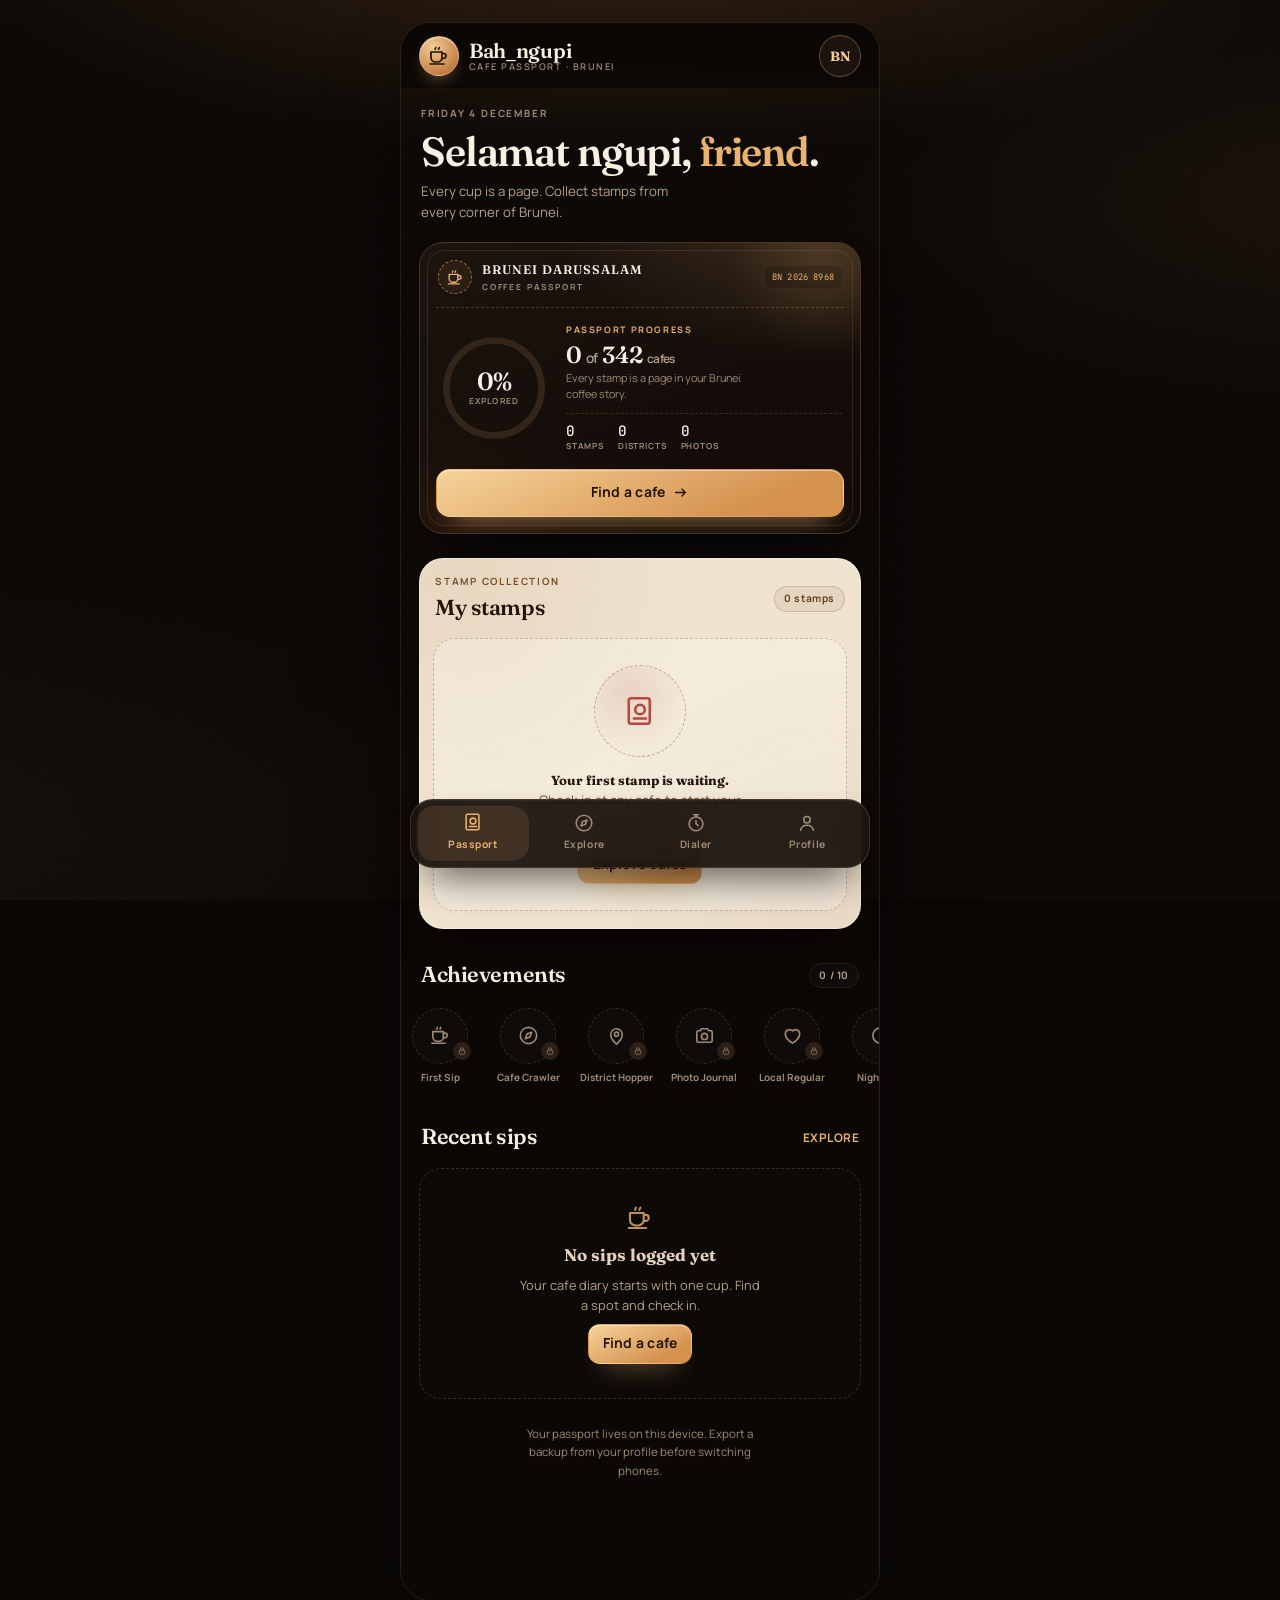
<file: index.html>
<!DOCTYPE html>
<html lang="en">
<head>
  <meta charset="UTF-8">
  <meta name="viewport" content="width=device-width, initial-scale=1.0, viewport-fit=cover">
  <meta name="description" content="Bah_ngupi — a gamified cafe hopping passport and espresso dialer for Brunei Darussalam and Borneo.">
  <meta name="theme-color" content="#0a0705">
  <meta name="color-scheme" content="dark">
  <meta name="mobile-web-app-capable" content="yes">
  <meta name="apple-mobile-web-app-capable" content="yes">
  <meta name="apple-mobile-web-app-status-bar-style" content="black-translucent">
  <meta name="apple-mobile-web-app-title" content="Bah_ngupi">
  <title>Bah_ngupi — Cafe Hopping Passport</title>

  <link rel="manifest" href="manifest.json">
  <link rel="icon" href="assets/icons/icon.svg" type="image/svg+xml">
  <link rel="apple-touch-icon" href="assets/icons/apple-touch-icon-180.png">
  <link rel="stylesheet" href="css/style.css">
</head>
<body>
  <a class="skip-link" href="#views">Skip to content</a>

  <svg class="icon-sprite" aria-hidden="true" focusable="false" xmlns="http://www.w3.org/2000/svg">
    <symbol id="i-logo" viewBox="0 0 24 24">
      <path d="M4 8h11v5.5A4.5 4.5 0 0 1 10.5 18h-2A4.5 4.5 0 0 1 4 13.5V8Z" fill="none" stroke="currentColor" stroke-width="1.7" stroke-linejoin="round"/>
      <path d="M15 9.5h1.6a2.4 2.4 0 0 1 0 4.8H15" fill="none" stroke="currentColor" stroke-width="1.7" stroke-linecap="round"/>
      <path d="M3 20h14M8 5.5c0-1 .8-1 .8-2M11.5 5.5c0-1 .8-1 .8-2" fill="none" stroke="currentColor" stroke-width="1.6" stroke-linecap="round"/>
    </symbol>
    <symbol id="i-passport" viewBox="0 0 24 24">
      <path d="M6 3.5h11a1.5 1.5 0 0 1 1.5 1.5v14A1.5 1.5 0 0 1 17 20.5H6A1.5 1.5 0 0 1 4.5 19V5A1.5 1.5 0 0 1 6 3.5Z" fill="none" stroke="currentColor" stroke-width="1.7"/>
      <circle cx="12" cy="11" r="3.2" fill="none" stroke="currentColor" stroke-width="1.7"/>
      <path d="M8 17h8" fill="none" stroke="currentColor" stroke-width="1.7" stroke-linecap="round"/>
    </symbol>
    <symbol id="i-compass" viewBox="0 0 24 24">
      <circle cx="12" cy="12" r="8.5" fill="none" stroke="currentColor" stroke-width="1.7"/>
      <path d="m15.3 8.7-1.8 4.8-4.8 1.8 1.8-4.8 4.8-1.8Z" fill="none" stroke="currentColor" stroke-width="1.7" stroke-linejoin="round"/>
    </symbol>
    <symbol id="i-timer" viewBox="0 0 24 24">
      <circle cx="12" cy="13" r="7.5" fill="none" stroke="currentColor" stroke-width="1.7"/>
      <path d="M12 9.5V13l2.4 1.6M9.5 3h5M12 3v2.5" fill="none" stroke="currentColor" stroke-width="1.7" stroke-linecap="round"/>
    </symbol>
    <symbol id="i-user" viewBox="0 0 24 24">
      <circle cx="12" cy="8.5" r="3.5" fill="none" stroke="currentColor" stroke-width="1.7"/>
      <path d="M5 20c.7-3.4 3.5-5.5 7-5.5s6.3 2.1 7 5.5" fill="none" stroke="currentColor" stroke-width="1.7" stroke-linecap="round"/>
    </symbol>
    <symbol id="i-plus" viewBox="0 0 24 24">
      <path d="M12 5v14M5 12h14" fill="none" stroke="currentColor" stroke-width="1.9" stroke-linecap="round"/>
    </symbol>
    <symbol id="i-search" viewBox="0 0 24 24">
      <circle cx="11" cy="11" r="6.5" fill="none" stroke="currentColor" stroke-width="1.7"/>
      <path d="m16 16 4 4" fill="none" stroke="currentColor" stroke-width="1.7" stroke-linecap="round"/>
    </symbol>
    <symbol id="i-heart" viewBox="0 0 24 24">
      <path d="M12 20s-7.5-4.6-7.5-9.6A4.4 4.4 0 0 1 12 7.2a4.4 4.4 0 0 1 7.5 3.2C19.5 15.4 12 20 12 20Z" fill="none" stroke="currentColor" stroke-width="1.7" stroke-linejoin="round"/>
    </symbol>
    <symbol id="i-heart-filled" viewBox="0 0 24 24">
      <path d="M12 20s-7.5-4.6-7.5-9.6A4.4 4.4 0 0 1 12 7.2a4.4 4.4 0 0 1 7.5 3.2C19.5 15.4 12 20 12 20Z" fill="currentColor"/>
    </symbol>
    <symbol id="i-close" viewBox="0 0 24 24">
      <path d="m6 6 12 12M18 6 6 18" fill="none" stroke="currentColor" stroke-width="1.9" stroke-linecap="round"/>
    </symbol>
    <symbol id="i-camera" viewBox="0 0 24 24">
      <path d="M4 8.5A1.5 1.5 0 0 1 5.5 7h2l1.2-2h6.6L16.5 7h2A1.5 1.5 0 0 1 20 8.5v9A1.5 1.5 0 0 1 18.5 19h-13A1.5 1.5 0 0 1 4 17.5v-9Z" fill="none" stroke="currentColor" stroke-width="1.7" stroke-linejoin="round"/>
      <circle cx="12" cy="13" r="3.2" fill="none" stroke="currentColor" stroke-width="1.7"/>
    </symbol>
    <symbol id="i-star" viewBox="0 0 24 24">
      <path d="m12 3.8 2.5 5.1 5.6.8-4 4 .9 5.6-5-2.7-5 2.7.9-5.6-4-4 5.6-.8L12 3.8Z" fill="currentColor"/>
    </symbol>
    <symbol id="i-check" viewBox="0 0 24 24">
      <path d="m5 12.5 4.5 4.5L19 7" fill="none" stroke="currentColor" stroke-width="2" stroke-linecap="round" stroke-linejoin="round"/>
    </symbol>
    <symbol id="i-trash" viewBox="0 0 24 24">
      <path d="M5 7h14M10 7V5.5A1.5 1.5 0 0 1 11.5 4h1A1.5 1.5 0 0 1 14 5.5V7M7 7l1 12.5h8L17 7M10.5 10.5v6M13.5 10.5v6" fill="none" stroke="currentColor" stroke-width="1.7" stroke-linecap="round" stroke-linejoin="round"/>
    </symbol>
    <symbol id="i-download" viewBox="0 0 24 24">
      <path d="M12 4v10m0 0 4-4m-4 4-4-4M5 19h14" fill="none" stroke="currentColor" stroke-width="1.7" stroke-linecap="round" stroke-linejoin="round"/>
    </symbol>
    <symbol id="i-upload" viewBox="0 0 24 24">
      <path d="M12 15V5m0 0 4 4m-4-4L8 9M5 19h14" fill="none" stroke="currentColor" stroke-width="1.7" stroke-linecap="round" stroke-linejoin="round"/>
    </symbol>
    <symbol id="i-map" viewBox="0 0 24 24">
      <path d="M12 21s6-5.2 6-10a6 6 0 1 0-12 0c0 4.8 6 10 6 10Z" fill="none" stroke="currentColor" stroke-width="1.7" stroke-linejoin="round"/>
      <circle cx="12" cy="10.7" r="2.2" fill="none" stroke="currentColor" stroke-width="1.7"/>
    </symbol>
    <symbol id="i-clock" viewBox="0 0 24 24">
      <circle cx="12" cy="12" r="8" fill="none" stroke="currentColor" stroke-width="1.7"/>
      <path d="M12 7.5V12l3 2" fill="none" stroke="currentColor" stroke-width="1.7" stroke-linecap="round"/>
    </symbol>
    <symbol id="i-bean" viewBox="0 0 24 24">
      <ellipse cx="12" cy="12" rx="5.2" ry="8" transform="rotate(38 12 12)" fill="none" stroke="currentColor" stroke-width="1.7"/>
      <path d="M8.6 8.4c2.2 1.2 1.6 4.3 3.4 5.2 1.8.9 2.3-1.2 3.6-.4" fill="none" stroke="currentColor" stroke-width="1.5" stroke-linecap="round"/>
    </symbol>
    <symbol id="i-arrow" viewBox="0 0 24 24">
      <path d="M5 12h14m0 0-5-5m5 5-5 5" fill="none" stroke="currentColor" stroke-width="1.8" stroke-linecap="round" stroke-linejoin="round"/>
    </symbol>
    <symbol id="i-lock" viewBox="0 0 24 24">
      <rect x="5.5" y="10" width="13" height="9.5" rx="1.8" fill="none" stroke="currentColor" stroke-width="1.7"/>
      <path d="M8.5 10V7.8a3.5 3.5 0 0 1 7 0V10" fill="none" stroke="currentColor" stroke-width="1.7" stroke-linecap="round"/>
    </symbol>
    <symbol id="i-spark" viewBox="0 0 24 24">
      <path d="M12 3c.6 4.6 1.9 5.9 6.5 6.5C13.9 10.1 12.6 11.4 12 16c-.6-4.6-1.9-5.9-6.5-6.5C10.1 8.9 11.4 7.6 12 3Z" fill="currentColor"/>
      <path d="M18.5 15.5c.3 2 .9 2.6 2.9 2.9-2 .3-2.6.9-2.9 2.9-.3-2-.9-2.6-2.9-2.9 2-.3 2.6-.9 2.9-2.9Z" fill="currentColor"/>
    </symbol>
    <symbol id="i-edit" viewBox="0 0 24 24">
      <path d="M4.5 19.5h4l10-10a2.1 2.1 0 0 0-3-3l-10 10v3Z" fill="none" stroke="currentColor" stroke-width="1.7" stroke-linejoin="round"/>
      <path d="m13.5 7 3 3" fill="none" stroke="currentColor" stroke-width="1.7"/>
    </symbol>
  </svg>

  <div class="app-shell">
    <header class="topbar">
      <button class="brand" data-nav="passport">
        <span class="brand-mark"><svg class="icon" aria-hidden="true"><use href="#i-logo"></use></svg></span>
        <span class="brand-text">
          <span class="brand-name">Bah_ngupi</span>
          <span class="brand-sub">Cafe passport · Brunei</span>
        </span>
        <span class="visually-hidden">Home</span>
      </button>
      <button class="avatar-btn" id="topAvatar" data-nav="profile" aria-label="Open profile (BN)">BN</button>
    </header>

    <main class="views" id="views">
      <!-- ══════════════ PASSPORT ══════════════ -->
      <section class="view is-active" id="view-passport" data-view="passport" aria-labelledby="passportTitle">
        <div class="greeting">
          <p class="eyebrow" id="passportDate">Today</p>
          <h1 class="display" id="passportTitle">Selamat ngupi, <span id="passportName">friend</span>.</h1>
          <p class="muted greeting-copy">Every cup is a page. Collect stamps from every corner of Brunei.</p>
        </div>

        <article class="passport-cover">
          <div class="passport-cover-head">
            <span class="passport-emblem" aria-hidden="true">
              <svg class="icon"><use href="#i-logo"></use></svg>
            </span>
            <span class="passport-title">
              <span class="passport-country">Brunei Darussalam</span>
              <span class="passport-doc">Coffee passport</span>
            </span>
            <span class="passport-serial" id="passportSerial">BN · 0001</span>
          </div>

          <div class="passport-main">
            <div class="ring-wrap">
              <svg class="progress-ring" viewBox="0 0 120 120" aria-hidden="true">
                <circle class="ring-track" cx="60" cy="60" r="51"></circle>
                <circle class="ring-bar" id="passportRing" cx="60" cy="60" r="51"></circle>
              </svg>
              <div class="ring-center">
                <strong id="progressPct">0%</strong>
                <span>explored</span>
              </div>
            </div>
            <div class="progress-copy">
              <p class="eyebrow">Passport progress</p>
              <h2 class="progress-title"><span id="statUnique">0</span> <span class="muted">of</span> <span id="statTotal">0</span> <span class="progress-title-sub">cafes</span></h2>
              <p class="progress-note">Every stamp is a page in your Brunei coffee story.</p>
              <div class="passport-stats">
                <div><strong id="statVisits">0</strong><span>stamps</span></div>
                <div><strong id="statDistricts">0</strong><span>districts</span></div>
                <div><strong id="statPhotos">0</strong><span>photos</span></div>
              </div>
            </div>
          </div>

          <button class="btn btn-primary btn-block passport-cta" data-nav="explore">
            Find a cafe
            <svg class="icon icon-sm" aria-hidden="true"><use href="#i-arrow"></use></svg>
          </button>
        </article>

        <div class="stamp-page">
          <div class="section-head">
            <div class="section-title">
              <p class="eyebrow">Stamp collection</p>
              <h2>My stamps</h2>
            </div>
            <span class="pill" id="stampCountPill">0</span>
          </div>
          <div class="stamp-grid" id="stampGrid"></div>
        </div>

        <div class="section-head">
          <h2>Achievements</h2>
          <span class="pill" id="achievementCount">0 / 0</span>
        </div>
        <div class="badge-scroll" id="achievementStrip"></div>

        <div class="section-head">
          <h2>Recent sips</h2>
          <button class="link-btn" data-nav="explore">Explore</button>
        </div>
        <div class="timeline" id="recentVisits"></div>

        <p class="disclaimer">Your passport lives on this device. Export a backup from your profile before switching phones.</p>
      </section>

      <!-- ══════════════ EXPLORE ══════════════ -->
      <section class="view" id="view-explore" data-view="explore" aria-labelledby="exploreTitle">
        <div class="view-head">
          <div>
            <p class="eyebrow">The directory</p>
            <h1 class="display" id="exploreTitle">Find your next cup.</h1>
          </div>
          <button class="icon-btn icon-btn--accent" data-action="add-cafe" aria-label="Add a cafe">
            <svg class="icon" aria-hidden="true"><use href="#i-plus"></use></svg>
          </button>
        </div>

        <div class="explore-controls">
          <div class="searchbar">
            <svg class="icon searchbar-icon" aria-hidden="true"><use href="#i-search"></use></svg>
            <label class="visually-hidden" for="cafeSearch">Search cafes</label>
            <input id="cafeSearch" type="search" placeholder="Search cafe, area, or vibe…" autocomplete="off" enterkeyhint="search">
            <button class="search-clear" id="clearSearch" aria-label="Clear search" hidden>
              <svg class="icon icon-sm" aria-hidden="true"><use href="#i-close"></use></svg>
            </button>
          </div>

          <div class="chip-row" id="districtChips" role="group" aria-label="Filter by district"></div>
        </div>

        <div class="list-meta">
          <span id="cafeCount">0 cafes</span>
          <button class="chip chip--fav" id="favouritesToggle" aria-pressed="false">
            <svg class="icon icon-sm" aria-hidden="true"><use href="#i-heart"></use></svg>
            Favourites
          </button>
        </div>

        <div class="cafe-list" id="cafeList"></div>

        <button class="add-cafe-card" data-action="add-cafe">
          <span class="add-cafe-icon"><svg class="icon" aria-hidden="true"><use href="#i-plus"></use></svg></span>
          <span>
            <strong>Know a hidden gem?</strong>
            <span class="muted small">Add your own cafe to the passport</span>
          </span>
        </button>

        <p class="disclaimer">Starter directory curated from public Brunei coffee guides. Details can change — check the cafe on Maps before you go.</p>
      </section>

      <!-- ══════════════ DIALER ══════════════ -->
      <section class="view" id="view-dialer" data-view="dialer" aria-labelledby="dialerTitle">
        <div class="view-head">
          <div>
            <p class="eyebrow">Home barista</p>
            <h1 class="display" id="dialerTitle">Espresso dialer.</h1>
          </div>
          <span class="pill pill--accent">Beta</span>
        </div>

        <article class="card timer-card">
          <div class="dial-wrap">
            <svg class="timer-dial" viewBox="0 0 220 220" aria-hidden="true">
              <circle class="dial-track" cx="110" cy="110" r="96"></circle>
              <circle class="dial-ticks" cx="110" cy="110" r="104"></circle>
              <circle class="dial-bar" id="timerRing" cx="110" cy="110" r="96"></circle>
            </svg>
            <div class="timer-readout">
              <span class="eyebrow">Shot time</span>
              <strong class="timer-value mono" id="shotTimer" aria-live="off">00:00.0</strong>
              <span class="timer-hint" id="timerHint">Target 25–32s</span>
            </div>
          </div>
          <div class="timer-actions">
            <button id="timerStart" class="btn btn-primary">
              <svg class="icon icon-sm" aria-hidden="true"><use href="#i-spark"></use></svg>
              Start
            </button>
            <button id="timerStop" class="btn btn-ghost" disabled>Stop</button>
            <button id="timerReset" class="btn btn-ghost">Reset</button>
          </div>
        </article>

        <article class="card">
          <div class="card-head">
            <h2>Log a shot</h2>
            <span class="pill" id="shotRatio">1 : 2.0</span>
          </div>

          <div class="field">
            <label for="beanSearch">Bean</label>
            <div class="bean-picker">
              <div class="bean-input-wrap">
                <svg class="icon searchbar-icon" aria-hidden="true"><use href="#i-bean"></use></svg>
                <input id="beanSearch" type="search" placeholder="Search roaster or bean…" autocomplete="off" aria-autocomplete="list" aria-controls="beanResults">
              </div>
              <div class="bean-results" id="beanResults" role="listbox" aria-label="Bean suggestions" hidden></div>
              <div class="selected-bean" id="selectedBean" hidden></div>
            </div>
          </div>

          <div class="field-row">
            <div class="field">
              <label for="doseInput">Dose in (g)</label>
              <input id="doseInput" type="number" inputmode="decimal" step="0.1" min="0" placeholder="18.0">
            </div>
            <div class="field">
              <label for="yieldInput">Yield out (g)</label>
              <input id="yieldInput" type="number" inputmode="decimal" step="0.1" min="0" placeholder="36.0">
            </div>
          </div>

          <div class="field-row">
            <div class="field">
              <label for="grindInput">Grind setting</label>
              <input id="grindInput" type="text" maxlength="40" placeholder="e.g. 14 clicks">
            </div>
            <div class="field">
              <label for="timeInput">Shot time</label>
              <input id="timeInput" type="text" maxlength="8" placeholder="00:28.0">
            </div>
          </div>

          <div class="field">
            <label for="shotNotes">Tasting notes</label>
            <textarea id="shotNotes" rows="2" maxlength="180" placeholder="Sour, chocolatey, balanced…"></textarea>
          </div>

          <button id="saveShotBtn" class="btn btn-primary btn-block">Save shot</button>
        </article>

        <div class="section-head">
          <h2>Recent shots</h2>
          <span class="pill" id="shotCount">0</span>
        </div>
        <div class="shot-list" id="shotHistory"></div>
      </section>

      <!-- ══════════════ PROFILE ══════════════ -->
      <section class="view" id="view-profile" data-view="profile" aria-labelledby="profileTitle">
        <div class="view-head">
          <div>
            <p class="eyebrow">Your corner</p>
            <h1 class="display" id="profileTitle">Passport holder.</h1>
          </div>
        </div>

        <article class="passport-id">
          <div class="passport-id-head">
            <div class="avatar-lg" id="profileAvatar">BN</div>
            <div class="passport-id-name">
              <p class="eyebrow">Passport holder</p>
              <h2 id="profileDisplayName">Kopi lover</h2>
              <p class="small" id="profileHome">Brunei Darussalam</p>
            </div>
            <span class="passport-id-seal" aria-hidden="true">
              <svg class="icon"><use href="#i-logo"></use></svg>
            </span>
          </div>
          <dl class="passport-id-grid">
            <div>
              <dt>Member since</dt>
              <dd id="profileJoined">today</dd>
            </div>
            <div>
              <dt>Passport no.</dt>
              <dd class="mono" id="profilePassportNo">BN 0000 0000</dd>
            </div>
            <div>
              <dt>Home district</dt>
              <dd id="profileIdDistrict">Not set</dd>
            </div>
          </dl>
        </article>

        <article class="card profile-edit">
          <div class="card-head">
            <h2>Passport details</h2>
            <span class="pill pill--quiet">Editable</span>
          </div>
          <div class="field">
            <label for="profileName">Passport name</label>
            <input id="profileName" type="text" maxlength="24" placeholder="Your name or nickname" autocomplete="nickname">
          </div>
          <div class="field">
            <label for="profileDistrict">Home district</label>
            <select id="profileDistrict">
              <option value="">Not set</option>
              <option>Brunei-Muara</option>
              <option>Tutong</option>
              <option>Belait</option>
              <option>Temburong</option>
            </select>
          </div>
          <button id="saveProfile" class="btn btn-primary btn-block">Save profile</button>
        </article>

        <div class="stat-grid">
          <div class="stat-card"><strong id="profileCafes">0</strong><span>Cafes visited</span></div>
          <div class="stat-card"><strong id="profileStamps">0</strong><span>Total stamps</span></div>
          <div class="stat-card"><strong id="profileDistricts">0</strong><span>Districts</span></div>
          <div class="stat-card"><strong id="profileShots">0</strong><span>Shots dialed</span></div>
          <div class="stat-card"><strong id="profileFavourites">0</strong><span>Favourites</span></div>
          <div class="stat-card"><strong id="profilePhotos">0</strong><span>Photo proofs</span></div>
        </div>

        <div class="section-head">
          <h2>Badges</h2>
          <span class="pill" id="profileBadgeCount">0 / 0</span>
        </div>
        <div class="badge-grid" id="profileBadges"></div>

        <article class="card">
          <div class="card-head">
            <h2>Your data</h2>
            <span class="pill pill--quiet">On device</span>
          </div>
          <p class="muted small">Everything is stored locally in your browser. No account, no tracking. Export a backup before clearing browser data.</p>
          <div class="btn-row">
            <button id="exportData" class="btn btn-ghost">
              <svg class="icon icon-sm" aria-hidden="true"><use href="#i-download"></use></svg>
              Export
            </button>
            <button id="importData" class="btn btn-ghost">
              <svg class="icon icon-sm" aria-hidden="true"><use href="#i-upload"></use></svg>
              Import
            </button>
          </div>
          <input type="file" id="importFile" accept="application/json,.json" hidden>
          <button id="installApp" class="btn btn-primary btn-block" hidden>
            <svg class="icon icon-sm" aria-hidden="true"><use href="#i-download"></use></svg>
            Install Bah_ngupi
          </button>
          <button id="resetData" class="btn btn-danger-ghost btn-block">Reset passport</button>
        </article>

        <p class="version">Bah_ngupi v1.0 · Made for Brunei coffee lovers</p>
      </section>
    </main>

    <nav class="bottom-nav" aria-label="Primary">
      <button class="nav-btn is-active" data-nav="passport" aria-current="page">
        <svg class="icon" aria-hidden="true"><use href="#i-passport"></use></svg>
        <span>Passport</span>
      </button>
      <button class="nav-btn" data-nav="explore">
        <svg class="icon" aria-hidden="true"><use href="#i-compass"></use></svg>
        <span>Explore</span>
      </button>
      <button class="nav-btn" data-nav="dialer">
        <svg class="icon" aria-hidden="true"><use href="#i-timer"></use></svg>
        <span>Dialer</span>
      </button>
      <button class="nav-btn" data-nav="profile">
        <svg class="icon" aria-hidden="true"><use href="#i-user"></use></svg>
        <span>Profile</span>
      </button>
    </nav>
  </div>

  <!-- Bottom sheet -->
  <div class="sheet" id="sheet" aria-hidden="true" inert>
    <div class="sheet-backdrop" data-close-sheet></div>
    <div class="sheet-panel" role="dialog" aria-modal="true" aria-labelledby="sheetTitle">
      <div class="sheet-head">
        <div class="sheet-grab" aria-hidden="true"></div>
        <div class="sheet-titles">
          <p class="eyebrow" id="sheetEyebrow" hidden></p>
          <h2 id="sheetTitle">Details</h2>
        </div>
        <button class="sheet-close" data-close-sheet aria-label="Close panel">
          <svg class="icon" aria-hidden="true"><use href="#i-close"></use></svg>
        </button>
      </div>
      <div class="sheet-body" id="sheetBody"></div>
    </div>
  </div>

  <!-- Stamp reveal -->
  <div class="modal" id="stampModal" aria-hidden="true" inert>
    <div class="modal-backdrop" data-close-modal></div>
    <div class="modal-card stamp-reveal" role="dialog" aria-modal="true" aria-labelledby="stampModalTitle">
      <p class="eyebrow"><svg class="icon icon-sm" aria-hidden="true"><use href="#i-spark"></use></svg> Stamp collected</p>
      <h2 id="stampModalTitle">New stamp!</h2>
      <div class="stamp-reveal-art" id="stampModalArt"></div>
      <p class="stamp-reveal-meta" id="stampModalMeta"></p>
      <div class="stamp-reveal-badges" id="stampModalBadges"></div>
      <button class="btn btn-primary btn-block" data-close-modal>Keep hopping</button>
    </div>
  </div>

  <div class="toast" id="toast" role="status" aria-live="polite">
    <span class="toast-icon" aria-hidden="true"></span>
    <span class="toast-msg"></span>
  </div>

  <noscript>
    <div class="noscript">Bah_ngupi needs JavaScript to stamp your passport and run the espresso timer.</div>
  </noscript>

  <script src="js/utils.js" defer></script>
  <script src="js/cafes-directory.js" defer></script>
  <script src="js/cafes.js" defer></script>
  <script src="js/passport.js" defer></script>
  <script src="js/dialer.js" defer></script>
  <script src="js/app.js" defer></script>
</body>
</html>
</file>
<file: css/style.css>
/* ============================================================
   Bah_ngupi — Cafe Hopping Passport
   Warm editorial passport design system
   ============================================================ */

@font-face {
  font-family: "Fraunces";
  src: url("../assets/fonts/fraunces-latin.woff2") format("woff2");
  font-style: normal;
  font-weight: 400 700;
  font-display: swap;
  unicode-range: U+0000-00FF, U+0131, U+0152-0153, U+02BB-02BC, U+02C6, U+02DA, U+02DC, U+0304, U+0308, U+0329, U+2000-206F, U+20AC, U+2122, U+2191, U+2193, U+2212, U+2215, U+FEFF, U+FFFD;
}

@font-face {
  font-family: "Manrope";
  src: url("../assets/fonts/manrope-latin.woff2") format("woff2");
  font-style: normal;
  font-weight: 400 800;
  font-display: swap;
  unicode-range: U+0000-00FF, U+0131, U+0152-0153, U+02BB-02BC, U+02C6, U+02DA, U+02DC, U+0304, U+0308, U+0329, U+2000-206F, U+20AC, U+2122, U+2191, U+2193, U+2212, U+2215, U+FEFF, U+FFFD;
}

@font-face {
  font-family: "JetBrains Mono";
  src: url("../assets/fonts/jetbrains-mono-latin.woff2") format("woff2");
  font-style: normal;
  font-weight: 400 600;
  font-display: swap;
  unicode-range: U+0000-00FF, U+0131, U+0152-0153, U+02BB-02BC, U+02C6, U+02DA, U+02DC, U+0304, U+0308, U+0329, U+2000-206F, U+20AC, U+2122, U+2191, U+2193, U+2212, U+2215, U+FEFF, U+FFFD;
}

:root {
  /* Palette */
  --bg: #0a0705;
  --bg-soft: #100b08;
  --surface: #18110c;
  --surface-2: #211711;
  --surface-3: #2c1f16;
  --line: #3b2b1f;
  --line-soft: #2a1d15;
  --cream: #f8f0e3;
  --cream-dim: #e3d3bc;
  --muted: #b5a18a;
  --muted-2: #9e8a74;
  --accent: #e9b26f;
  --accent-2: #c07a3f;
  --accent-ink: #211307;
  --accent-soft: rgba(233, 178, 111, 0.12);
  --gold: #f3cd94;
  --paper: #f1e4cf;
  --paper-2: #e6d4b9;
  --ink: #24150a;
  --ink-soft: #6d4a2d;
  --oxblood: #b44a3f;
  --oxblood-soft: rgba(180, 74, 63, 0.14);
  --green: #9dc0a2;
  --green-soft: rgba(157, 192, 162, 0.14);
  --red: #e58a6a;
  --red-soft: rgba(229, 138, 106, 0.12);

  /* Type */
  --font-body: "Manrope", ui-sans-serif, system-ui, -apple-system, "Segoe UI", Roboto, "Helvetica Neue", Arial, sans-serif;
  --font-display: "Fraunces", "Iowan Old Style", "Palatino Linotype", Palatino, Georgia, "Times New Roman", serif;
  --font-mono: "JetBrains Mono", "Cascadia Mono", ui-monospace, "SFMono-Regular", "Roboto Mono", Menlo, Consolas, monospace;

  /* Shape */
  --radius: 22px;
  --radius-sm: 13px;
  --radius-lg: 30px;
  --shadow: 0 20px 44px -24px rgba(0, 0, 0, 0.85);
  --nav-height: 82px;
  --topbar-h: 64px;
}

*,
*::before,
*::after {
  box-sizing: border-box;
}

[hidden] {
  display: none !important;
}

html {
  -webkit-text-size-adjust: 100%;
  scroll-behavior: smooth;
}

body {
  margin: 0;
  min-height: 100dvh;
  font-family: var(--font-body);
  font-size: 16px;
  line-height: 1.5;
  color: var(--cream);
  background-color: var(--bg);
  background-image:
    radial-gradient(120% 55% at 50% -8%, rgba(120, 74, 36, 0.38) 0%, rgba(12, 9, 7, 0) 62%),
    radial-gradient(70% 40% at 105% 18%, rgba(192, 122, 63, 0.1) 0%, rgba(12, 9, 7, 0) 70%),
    radial-gradient(90% 45% at -10% 88%, rgba(94, 67, 44, 0.16) 0%, rgba(12, 9, 7, 0) 70%);
  background-attachment: fixed;
  -webkit-font-smoothing: antialiased;
  overflow-x: hidden;
}

body::before {
  content: "";
  position: fixed;
  inset: 0;
  z-index: 0;
  pointer-events: none;
  opacity: 0.05;
  background-image: url("data:image/svg+xml;utf8,<svg xmlns='http://www.w3.org/2000/svg' width='140' height='140'><filter id='n'><feTurbulence type='fractalNoise' baseFrequency='0.85' numOctaves='2' stitchTiles='stitch'/><feColorMatrix type='saturate' values='0'/></filter><rect width='140' height='140' filter='url(%23n)'/></svg>");
}

body.no-scroll {
  overflow: hidden;
}

h1, h2, h3, h4, p {
  margin: 0;
}

h1, h2, h3 {
  font-weight: 500;
}

button {
  font: inherit;
  color: inherit;
}

a {
  color: var(--accent);
}

img,
svg {
  display: block;
  max-width: 100%;
}

::selection {
  background: var(--accent);
  color: var(--accent-ink);
}

:focus-visible {
  outline: 2px solid var(--accent);
  outline-offset: 3px;
}

.icon-sprite {
  position: absolute;
  width: 0;
  height: 0;
  overflow: hidden;
}

.icon {
  width: 22px;
  height: 22px;
  flex: none;
}

.icon-sm {
  width: 17px;
  height: 17px;
}

.visually-hidden {
  position: absolute !important;
  width: 1px;
  height: 1px;
  margin: -1px;
  padding: 0;
  overflow: hidden;
  clip: rect(0 0 0 0);
  white-space: nowrap;
  border: 0;
}

.skip-link {
  position: fixed;
  top: -100px;
  left: 50%;
  z-index: 300;
  transform: translateX(-50%);
  padding: 10px 18px;
  border-radius: 0 0 12px 12px;
  background: var(--accent);
  color: var(--accent-ink);
  font-weight: 700;
  text-decoration: none;
  transition: top 0.2s ease;
}

.skip-link:focus {
  top: 0;
}

.mono {
  font-family: var(--font-mono);
  font-variant-numeric: tabular-nums;
  letter-spacing: -0.02em;
}

.display {
  font-family: var(--font-display);
  font-size: clamp(1.75rem, 7vw, 2.15rem);
  line-height: 1.12;
  font-weight: 500;
  letter-spacing: -0.02em;
}

.eyebrow {
  display: flex;
  align-items: center;
  gap: 6px;
  font-size: 0.68rem;
  font-weight: 700;
  letter-spacing: 0.16em;
  text-transform: uppercase;
  color: var(--muted);
}

.muted {
  color: var(--muted);
}

.small {
  font-size: 0.82rem;
}

.disclaimer {
  margin: 26px auto 0;
  max-width: 34ch;
  text-align: center;
  font-size: 0.72rem;
  line-height: 1.6;
  color: var(--muted-2);
}

.version {
  margin: 24px auto 4px;
  text-align: center;
  font-size: 0.72rem;
  color: var(--muted-2);
}

/* ============================================================
   Shell & navigation
   ============================================================ */

.app-shell {
  position: relative;
  z-index: 1;
  width: 100%;
  max-width: 480px;
  min-height: 100dvh;
  margin: 0 auto;
  display: flex;
  flex-direction: column;
}

.topbar {
  position: sticky;
  top: 0;
  z-index: 40;
  display: flex;
  align-items: center;
  justify-content: space-between;
  gap: 12px;
  padding: calc(14px + env(safe-area-inset-top)) 18px 12px;
  background: linear-gradient(180deg, rgba(12, 9, 7, 0.96) 55%, rgba(12, 9, 7, 0.7) 100%);
  backdrop-filter: blur(14px);
  -webkit-backdrop-filter: blur(14px);
}

.brand {
  display: flex;
  align-items: center;
  gap: 10px;
  padding: 0;
  border: 0;
  background: none;
  cursor: pointer;
  text-align: left;
}

.brand-mark {
  display: grid;
  place-items: center;
  width: 38px;
  height: 38px;
  border-radius: 12px;
  color: var(--accent-ink);
  background: linear-gradient(145deg, var(--gold), var(--accent-2));
  box-shadow: 0 6px 16px -8px rgba(224, 170, 109, 0.75), inset 0 1px 0 rgba(255, 255, 255, 0.35);
}

.brand-mark .icon {
  width: 23px;
  height: 23px;
}

.brand-text {
  display: flex;
  flex-direction: column;
  line-height: 1.15;
}

.brand-name {
  font-family: var(--font-display);
  font-size: 1.22rem;
  font-weight: 600;
  letter-spacing: -0.01em;
}

.brand-sub {
  font-size: 0.64rem;
  font-weight: 600;
  letter-spacing: 0.11em;
  text-transform: uppercase;
  color: var(--muted);
}

.avatar-btn {
  display: grid;
  place-items: center;
  width: 40px;
  height: 40px;
  border-radius: 50%;
  border: 1px solid var(--line);
  background: var(--surface-2);
  color: var(--accent);
  font-size: 0.76rem;
  font-weight: 700;
  letter-spacing: 0.04em;
  cursor: pointer;
  transition: border-color 0.2s ease, transform 0.2s ease;
}

.avatar-btn:hover {
  border-color: var(--accent);
  transform: translateY(-1px);
}

.views {
  flex: 1;
  padding: 4px 18px calc(var(--nav-height) + 34px + env(safe-area-inset-bottom));
}

.view {
  display: none;
}

.view.is-active {
  display: block;
  animation: view-in 0.34s cubic-bezier(0.22, 0.8, 0.28, 1) both;
}

@keyframes view-in {
  from {
    opacity: 0;
    transform: translateY(9px);
  }
  to {
    opacity: 1;
    transform: translateY(0);
  }
}

.bottom-nav {
  position: fixed;
  left: 50%;
  bottom: 0;
  z-index: 50;
  transform: translateX(-50%);
  display: grid;
  grid-template-columns: repeat(4, 1fr);
  width: min(100%, 480px);
  padding: 8px 10px calc(8px + env(safe-area-inset-bottom));
  background: rgba(17, 13, 10, 0.9);
  border-top: 1px solid var(--line-soft);
  backdrop-filter: blur(20px);
  -webkit-backdrop-filter: blur(20px);
}

.nav-btn {
  position: relative;
  display: flex;
  flex-direction: column;
  align-items: center;
  gap: 4px;
  padding: 7px 4px 6px;
  border: 0;
  border-radius: 14px;
  background: none;
  color: var(--muted-2);
  font-size: 0.64rem;
  font-weight: 700;
  letter-spacing: 0.04em;
  cursor: pointer;
  transition: color 0.2s ease, background 0.2s ease;
}

.nav-btn .icon {
  width: 23px;
  height: 23px;
  transition: transform 0.25s cubic-bezier(0.34, 1.56, 0.64, 1);
}

.nav-btn:hover {
  color: var(--cream-dim);
}

.nav-btn.is-active {
  color: var(--accent);
}

.nav-btn.is-active .icon {
  transform: translateY(-1px) scale(1.07);
}

.nav-btn.is-active::before {
  content: "";
  position: absolute;
  top: 1px;
  width: 22px;
  height: 3px;
  border-radius: 99px;
  background: linear-gradient(90deg, var(--accent-2), var(--gold));
}

/* ============================================================
   Reusable bits
   ============================================================ */

.card {
  position: relative;
  padding: 18px;
  border: 1px solid var(--line-soft);
  border-radius: var(--radius);
  background:
    linear-gradient(155deg, rgba(255, 255, 255, 0.028), rgba(255, 255, 255, 0) 46%),
    var(--surface);
  box-shadow: var(--shadow);
}

.card + .card {
  margin-top: 14px;
}

.card-head {
  display: flex;
  align-items: center;
  justify-content: space-between;
  gap: 12px;
  margin-bottom: 16px;
}

.card-head h2 {
  font-family: var(--font-display);
  font-size: 1.18rem;
}

.section-head {
  display: flex;
  align-items: center;
  justify-content: space-between;
  gap: 12px;
  margin: 28px 2px 14px;
}

.section-head h2 {
  font-family: var(--font-display);
  font-size: 1.2rem;
  letter-spacing: -0.01em;
}

.link-btn {
  display: inline-flex;
  align-items: center;
  gap: 4px;
  padding: 4px 0;
  border: 0;
  background: none;
  color: var(--accent);
  font-size: 0.8rem;
  font-weight: 700;
  cursor: pointer;
}

.link-btn:hover {
  color: var(--gold);
}

.pill {
  display: inline-flex;
  align-items: center;
  gap: 5px;
  padding: 4px 10px;
  border: 1px solid var(--line);
  border-radius: 999px;
  background: var(--surface-2);
  color: var(--muted);
  font-size: 0.68rem;
  font-weight: 700;
  letter-spacing: 0.04em;
  white-space: nowrap;
}

.pill--accent {
  border-color: rgba(224, 170, 109, 0.32);
  background: var(--accent-soft);
  color: var(--accent);
}

.pill--quiet {
  background: transparent;
}

.btn {
  display: inline-flex;
  align-items: center;
  justify-content: center;
  gap: 7px;
  min-height: 46px;
  padding: 11px 18px;
  border: 1px solid transparent;
  border-radius: 13px;
  font-size: 0.9rem;
  font-weight: 700;
  letter-spacing: 0.01em;
  text-decoration: none;
  cursor: pointer;
  transition: transform 0.16s ease, filter 0.2s ease, background 0.2s ease, border-color 0.2s ease;
  -webkit-tap-highlight-color: transparent;
}

.btn:active {
  transform: scale(0.975);
}

.btn:disabled {
  opacity: 0.38;
  cursor: not-allowed;
  transform: none;
}

.btn-primary {
  background: linear-gradient(145deg, var(--gold), var(--accent-2));
  color: var(--accent-ink);
  box-shadow: 0 10px 22px -14px rgba(224, 170, 109, 0.9), inset 0 1px 0 rgba(255, 255, 255, 0.3);
}

.btn-primary:hover {
  filter: brightness(1.06);
}

.btn-ghost {
  border-color: var(--line);
  background: var(--surface-2);
  color: var(--cream-dim);
}

.btn-ghost:hover {
  border-color: #4a3a2e;
  color: var(--cream);
}

.btn-danger-ghost {
  border-color: rgba(226, 131, 99, 0.28);
  background: transparent;
  color: var(--red);
}

.btn-danger-ghost:hover {
  background: var(--red-soft);
}

.btn-sm {
  min-height: 39px;
  padding: 8px 14px;
  border-radius: 11px;
  font-size: 0.8rem;
}

.btn-block {
  width: 100%;
}

.btn-row {
  display: grid;
  grid-template-columns: 1fr 1fr;
  gap: 10px;
  margin-top: 14px;
}

.btn-row .btn {
  width: 100%;
}

.icon-btn {
  display: grid;
  place-items: center;
  width: 44px;
  height: 44px;
  padding: 0;
  border: 1px solid var(--line);
  border-radius: 14px;
  background: var(--surface-2);
  color: var(--cream-dim);
  cursor: pointer;
  transition: border-color 0.2s ease, color 0.2s ease, transform 0.2s ease;
}

.icon-btn:hover {
  border-color: var(--accent);
  color: var(--accent);
  transform: translateY(-1px);
}

.icon-btn--accent {
  border-color: rgba(224, 170, 109, 0.35);
  background: var(--accent-soft);
  color: var(--accent);
}

.chip-row {
  display: flex;
  gap: 8px;
  margin: 16px -18px 0;
  padding: 0 18px 4px;
  overflow-x: auto;
  scrollbar-width: none;
  -webkit-overflow-scrolling: touch;
}

.chip-row::-webkit-scrollbar {
  display: none;
}

.chip {
  display: inline-flex;
  align-items: center;
  gap: 5px;
  flex: none;
  min-height: 35px;
  padding: 7px 13px;
  border: 1px solid var(--line);
  border-radius: 999px;
  background: var(--surface);
  color: var(--muted);
  font-size: 0.76rem;
  font-weight: 700;
  white-space: nowrap;
  cursor: pointer;
  transition: all 0.2s ease;
}

.chip:hover {
  border-color: #4a3a2e;
  color: var(--cream-dim);
}

.chip.is-active {
  border-color: var(--accent);
  background: var(--accent);
  color: var(--accent-ink);
}

.chip--fav[aria-pressed="true"] {
  border-color: rgba(226, 131, 99, 0.4);
  background: var(--red-soft);
  color: var(--red);
}

/* ============================================================
   Passport view
   ============================================================ */

.greeting {
  padding: 12px 2px 20px;
}

.greeting .eyebrow {
  margin-bottom: 8px;
}

.greeting .display span {
  color: var(--accent);
}

.greeting-copy {
  margin-top: 8px;
  max-width: 33ch;
  font-size: 0.86rem;
  line-height: 1.55;
}

.progress-card {
  display: grid;
  grid-template-columns: 118px minmax(0, 1fr);
  gap: 16px;
  align-items: center;
  padding: 17px 16px;
  overflow: hidden;
}

.progress-card::after {
  content: "";
  position: absolute;
  top: -60px;
  right: -60px;
  width: 160px;
  height: 160px;
  border-radius: 50%;
  background: radial-gradient(circle, rgba(224, 170, 109, 0.14), transparent 68%);
  pointer-events: none;
}

.ring-wrap {
  position: relative;
  width: 118px;
  height: 118px;
}

.progress-ring {
  width: 100%;
  height: 100%;
  transform: rotate(-90deg);
}

.ring-track,
.ring-bar {
  fill: none;
  stroke-width: 7;
}

.ring-track {
  stroke: #2b2119;
}

.ring-bar {
  stroke: var(--accent);
  stroke-linecap: round;
  stroke-dasharray: 320.44;
  stroke-dashoffset: 320.44;
  transition: stroke-dashoffset 0.9s cubic-bezier(0.22, 0.8, 0.28, 1);
  filter: drop-shadow(0 0 5px rgba(224, 170, 109, 0.35));
}

.ring-center {
  position: absolute;
  inset: 0;
  display: flex;
  flex-direction: column;
  align-items: center;
  justify-content: center;
  gap: 1px;
}

.ring-center strong {
  font-family: var(--font-display);
  font-size: 1.6rem;
  font-weight: 600;
  line-height: 1;
}

.ring-center span {
  font-size: 0.58rem;
  font-weight: 700;
  letter-spacing: 0.13em;
  text-transform: uppercase;
  color: var(--muted);
}

.progress-copy {
  min-width: 0;
}

.progress-title {
  margin: 4px 0 10px;
  font-family: var(--font-display);
  font-size: 1.3rem;
  line-height: 1.15;
}

.progress-title .muted {
  font-size: 0.85rem;
  font-family: var(--font-body);
}

.progress-title-sub {
  font-family: var(--font-body);
  font-size: 0.8rem;
  color: var(--muted);
}

.mini-stats {
  display: flex;
  gap: 16px;
  margin-bottom: 13px;
}

.mini-stats div {
  display: flex;
  flex-direction: column;
}

.mini-stats strong {
  font-family: var(--font-mono);
  font-size: 1rem;
  color: var(--cream);
}

.mini-stats span {
  font-size: 0.62rem;
  font-weight: 600;
  letter-spacing: 0.06em;
  text-transform: uppercase;
  color: var(--muted-2);
}

/* Stamps */

.stamp-grid {
  display: grid;
  grid-template-columns: repeat(3, minmax(0, 1fr));
  gap: 11px;
}

.stamp-grid.is-empty {
  display: block;
}

.stamp {
  position: relative;
  display: block;
  width: 100%;
  aspect-ratio: 1;
  padding: 0;
  border: 0;
  border-radius: 50%;
  background: none;
  cursor: pointer;
  transition: transform 0.28s cubic-bezier(0.34, 1.56, 0.64, 1), filter 0.25s ease;
  filter: drop-shadow(0 8px 14px rgba(0, 0, 0, 0.35));
}

.stamp svg {
  width: 100%;
  height: 100%;
  overflow: visible;
}

.stamp:hover {
  transform: rotate(-4deg) scale(1.04);
  filter: drop-shadow(0 10px 18px rgba(0, 0, 0, 0.45));
}

.stamp:active {
  transform: scale(0.97);
}

.stamp--empty {
  display: flex;
  flex-direction: column;
  align-items: center;
  justify-content: center;
  gap: 4px;
  aspect-ratio: 1;
  border: 1.5px dashed #3b2e24;
  border-radius: 50%;
  background: rgba(255, 255, 255, 0.014);
  color: var(--muted-2);
  text-align: center;
  padding: 12px;
}

.stamp--empty .icon {
  width: 20px;
  height: 20px;
  opacity: 0.7;
}

.stamp--empty small {
  font-size: 0.58rem;
  line-height: 1.35;
  letter-spacing: 0.02em;
}

.stamp-grid-empty {
  display: flex;
  flex-direction: column;
  align-items: center;
  gap: 14px;
  padding: 26px 18px;
  border: 1px dashed var(--line);
  border-radius: var(--radius);
  background: rgba(255, 255, 255, 0.012);
  text-align: center;
}

.stamp-grid-empty .empty-art {
  width: 92px;
  height: 92px;
  display: grid;
  place-items: center;
  border-radius: 50%;
  border: 1.5px dashed #4a382a;
  color: var(--accent);
  background: radial-gradient(circle at 40% 30%, rgba(224, 170, 109, 0.16), transparent 70%);
}

.stamp-grid-empty .empty-art .icon {
  width: 36px;
  height: 36px;
}

.stamp-grid-empty p {
  max-width: 30ch;
  font-size: 0.82rem;
  color: var(--muted);
}

/* Achievements */

.badge-scroll {
  display: flex;
  gap: 10px;
  margin: 0 -18px;
  padding: 2px 18px 8px;
  overflow-x: auto;
  scroll-snap-type: x proximity;
  scrollbar-width: none;
}

.badge-scroll::-webkit-scrollbar {
  display: none;
}

.badge {
  position: relative;
  flex: none;
  width: 78px;
  scroll-snap-align: start;
  text-align: center;
}

.badge-medal {
  display: grid;
  place-items: center;
  width: 58px;
  height: 58px;
  margin: 0 auto 7px;
  border: 1px solid var(--line);
  border-radius: 50%;
  background: var(--surface);
  color: var(--muted-2);
  font-size: 1.3rem;
  transition: all 0.25s ease;
}

.badge.is-earned .badge-medal {
  border-color: rgba(224, 170, 109, 0.45);
  background: radial-gradient(circle at 35% 28%, rgba(224, 170, 109, 0.28), rgba(33, 26, 21, 0.9) 70%);
  color: var(--gold);
  box-shadow: 0 0 18px -4px rgba(224, 170, 109, 0.35), inset 0 0 0 1px rgba(255, 255, 255, 0.05);
}

.badge-medal .icon {
  width: 23px;
  height: 23px;
}

.badge-name {
  display: block;
  font-size: 0.62rem;
  font-weight: 700;
  line-height: 1.25;
  color: var(--muted-2);
}

.badge.is-earned .badge-name {
  color: var(--cream-dim);
}

.badge-lock {
  position: absolute;
  top: 34px;
  right: 8px;
  display: grid;
  place-items: center;
  width: 18px;
  height: 18px;
  border-radius: 50%;
  background: var(--surface-3);
  color: var(--muted-2);
}

.badge-lock .icon {
  width: 10px;
  height: 10px;
}

/* Timeline */

.timeline {
  display: flex;
  flex-direction: column;
}

.timeline-item {
  display: grid;
  grid-template-columns: 46px minmax(0, 1fr) auto;
  gap: 12px;
  align-items: center;
  width: 100%;
  padding: 11px 2px;
  border: 0;
  border-bottom: 1px solid var(--line-soft);
  background: none;
  text-align: left;
  cursor: pointer;
}

.timeline-item:last-child {
  border-bottom: 0;
}

.timeline-thumb {
  width: 46px;
  height: 46px;
  border-radius: 13px;
  overflow: hidden;
  display: grid;
  place-items: center;
  background: var(--surface-2);
  border: 1px solid var(--line-soft);
  font-size: 1.1rem;
  color: var(--accent);
}

.timeline-thumb img {
  width: 100%;
  height: 100%;
  object-fit: cover;
}

.timeline-body {
  min-width: 0;
}

.timeline-body strong {
  display: block;
  font-size: 0.88rem;
  font-weight: 600;
  white-space: nowrap;
  overflow: hidden;
  text-overflow: ellipsis;
}

.timeline-body span {
  display: block;
  font-size: 0.7rem;
  color: var(--muted);
  white-space: nowrap;
  overflow: hidden;
  text-overflow: ellipsis;
}

.timeline-meta {
  display: flex;
  flex-direction: column;
  align-items: flex-end;
  gap: 2px;
  font-size: 0.66rem;
  color: var(--muted-2);
}

.timeline-meta .stars {
  color: var(--accent);
  font-size: 0.62rem;
  letter-spacing: 0.08em;
}

/* ============================================================
   Explore view
   ============================================================ */

.view-head {
  display: flex;
  align-items: flex-end;
  justify-content: space-between;
  gap: 14px;
  padding: 12px 2px 18px;
}

.view-head .eyebrow {
  margin-bottom: 7px;
}

.searchbar {
  position: relative;
  display: flex;
  align-items: center;
}

.searchbar-icon {
  position: absolute;
  left: 14px;
  color: var(--muted-2);
  pointer-events: none;
  width: 19px;
  height: 19px;
}

.searchbar input {
  width: 100%;
  height: 49px;
  padding: 0 44px 0 43px;
  border: 1px solid var(--line);
  border-radius: 15px;
  background: var(--surface);
  color: var(--cream);
  font-size: 0.92rem;
  transition: border-color 0.2s ease, background 0.2s ease;
}

.searchbar input::placeholder {
  color: var(--muted-2);
}

.searchbar input:focus {
  outline: none;
  border-color: var(--accent);
  background: var(--surface-2);
}

.searchbar input::-webkit-search-cancel-button {
  display: none;
}

.search-clear {
  position: absolute;
  right: 9px;
  display: grid;
  place-items: center;
  width: 31px;
  height: 31px;
  border: 0;
  border-radius: 50%;
  background: var(--surface-3);
  color: var(--muted);
  cursor: pointer;
}

.list-meta {
  display: flex;
  align-items: center;
  justify-content: space-between;
  gap: 10px;
  margin: 16px 2px 12px;
  font-size: 0.76rem;
  color: var(--muted);
}

.cafe-list {
  display: flex;
  flex-direction: column;
  gap: 13px;
}

.cafe-card {
  position: relative;
  border: 1px solid var(--line-soft);
  border-radius: var(--radius);
  background: var(--surface);
  overflow: hidden;
  box-shadow: var(--shadow);
  transition: border-color 0.22s ease, transform 0.22s ease;
}

.cafe-card:hover {
  border-color: #453529;
  transform: translateY(-2px);
}

.cafe-open {
  display: block;
  width: 100%;
  padding: 0;
  border: 0;
  background: none;
  text-align: left;
  cursor: pointer;
}

.cafe-cover {
  position: relative;
  display: block;
  height: 98px;
  padding: 13px 14px;
  background:
    radial-gradient(120% 150% at 85% 10%, rgba(255, 255, 255, 0.16), transparent 55%),
    linear-gradient(135deg, var(--cafe, #a06a40), var(--cafe-2, #4b3221));
  overflow: hidden;
}

.cafe-cover::after {
  content: "";
  position: absolute;
  inset: 0;
  background: linear-gradient(180deg, transparent 30%, rgba(12, 9, 7, 0.45));
}

.cafe-cover-mono {
  position: absolute;
  right: 12px;
  bottom: -20px;
  font-family: var(--font-display);
  font-size: 5.6rem;
  font-weight: 600;
  line-height: 1;
  color: rgba(250, 241, 227, 0.17);
  letter-spacing: -0.04em;
  pointer-events: none;
}

.cafe-cover-top {
  position: relative;
  z-index: 1;
  display: flex;
  align-items: flex-start;
  gap: 6px;
  flex-wrap: wrap;
}

.cafe-cover-top .tag {
  padding: 4px 8px;
  border-radius: 999px;
  background: rgba(12, 9, 7, 0.4);
  border: 1px solid rgba(250, 241, 227, 0.18);
  color: rgba(250, 241, 227, 0.92);
  font-size: 0.58rem;
  font-weight: 700;
  letter-spacing: 0.08em;
  text-transform: uppercase;
  backdrop-filter: blur(4px);
}

.detail-cover-badges .tag {
  padding: 4px 9px;
  border-radius: 999px;
  background: rgba(12, 9, 7, 0.42);
  border: 1px solid rgba(250, 241, 227, 0.2);
  color: rgba(250, 241, 227, 0.94);
  font-size: 0.58rem;
  font-weight: 700;
  letter-spacing: 0.08em;
  text-transform: uppercase;
  backdrop-filter: blur(4px);
}

.cafe-cover-top .tag--visited,
.detail-cover-badges .tag--visited {
  background: rgba(20, 38, 26, 0.62);
  border-color: rgba(148, 182, 153, 0.45);
  color: #cfe4d1;
}

.cafe-body {
  display: block;
  padding: 13px 14px 14px;
}

.cafe-title-row {
  display: flex;
  align-items: baseline;
  gap: 8px;
  padding-right: 34px;
}

.cafe-title-row strong {
  font-family: var(--font-display);
  font-size: 1.13rem;
  font-weight: 600;
  letter-spacing: -0.01em;
  white-space: nowrap;
  overflow: hidden;
  text-overflow: ellipsis;
}

.cafe-meta {
  display: block;
  margin-top: 2px;
  font-size: 0.72rem;
  color: var(--muted);
}

.cafe-tags {
  display: flex;
  gap: 6px;
  flex-wrap: wrap;
  margin-top: 9px;
}

.cafe-tag {
  padding: 2px 8px;
  border: 1px solid var(--line-soft);
  border-radius: 999px;
  color: var(--muted);
  font-size: 0.61rem;
  font-weight: 600;
}

.cafe-foot {
  display: flex;
  align-items: center;
  justify-content: space-between;
  gap: 8px;
  margin-top: 11px;
  padding-top: 10px;
  border-top: 1px solid var(--line-soft);
  font-size: 0.68rem;
  color: var(--muted-2);
}

.cafe-foot span {
  display: inline-flex;
  align-items: center;
  gap: 4px;
}

.cafe-foot .stamp-tally {
  color: var(--accent);
  font-weight: 700;
}

.cafe-fav {
  position: absolute;
  top: 12px;
  right: 12px;
  z-index: 2;
  display: grid;
  place-items: center;
  width: 35px;
  height: 35px;
  border: 1px solid rgba(250, 241, 227, 0.2);
  border-radius: 50%;
  background: rgba(12, 9, 7, 0.42);
  color: rgba(250, 241, 227, 0.75);
  backdrop-filter: blur(6px);
  cursor: pointer;
  transition: all 0.2s ease;
}

.cafe-fav:hover {
  color: #fff;
  transform: scale(1.06);
}

.cafe-fav[aria-pressed="true"] {
  border-color: rgba(226, 131, 99, 0.55);
  background: rgba(90, 36, 24, 0.62);
  color: #ffb397;
}

.cafe-fav .icon {
  width: 17px;
  height: 17px;
}

.add-cafe-card {
  display: flex;
  align-items: center;
  gap: 13px;
  width: 100%;
  margin-top: 14px;
  padding: 16px;
  border: 1.5px dashed var(--line);
  border-radius: var(--radius);
  background: rgba(255, 255, 255, 0.012);
  text-align: left;
  cursor: pointer;
  transition: border-color 0.2s ease, background 0.2s ease;
}

.add-cafe-card:hover {
  border-color: var(--accent);
  background: var(--accent-soft);
}

.add-cafe-icon {
  display: grid;
  place-items: center;
  width: 42px;
  height: 42px;
  flex: none;
  border-radius: 13px;
  background: var(--surface-2);
  color: var(--accent);
}

.add-cafe-card strong {
  display: block;
  font-size: 0.86rem;
}

.add-cafe-card .small {
  display: block;
  font-size: 0.72rem;
}

/* Empty state */

.empty-state {
  display: flex;
  flex-direction: column;
  align-items: center;
  gap: 9px;
  padding: 34px 20px;
  border: 1px dashed var(--line);
  border-radius: var(--radius);
  text-align: center;
  color: var(--muted);
  background: rgba(255, 255, 255, 0.012);
}

.empty-state .icon {
  width: 30px;
  height: 30px;
  color: var(--accent);
  opacity: 0.8;
}

.empty-state strong {
  font-family: var(--font-display);
  font-size: 1.06rem;
  color: var(--cream-dim);
}

.empty-state p {
  max-width: 30ch;
  font-size: 0.8rem;
  line-height: 1.5;
}

/* ============================================================
   Dialer view
   ============================================================ */

.timer-card {
  padding: 14px 16px 16px;
}

.dial-wrap {
  position: relative;
  width: min(100%, 262px);
  margin: 0 auto 10px;
  aspect-ratio: 1;
}

.timer-dial {
  width: 100%;
  height: 100%;
  transform: rotate(-90deg);
}

.dial-track,
.dial-bar,
.dial-ticks {
  fill: none;
}

.dial-track {
  stroke: #251c15;
  stroke-width: 9;
}

.dial-ticks {
  stroke: rgba(224, 170, 109, 0.28);
  stroke-width: 3;
  stroke-dasharray: 1.5 9.6;
  stroke-linecap: round;
}

.dial-bar {
  stroke: var(--accent);
  stroke-width: 9;
  stroke-linecap: round;
  stroke-dasharray: 603.19;
  stroke-dashoffset: 603.19;
  transition: stroke-dashoffset 0.14s linear, stroke 0.3s ease;
  filter: drop-shadow(0 0 7px rgba(224, 170, 109, 0.4));
}

.dial-bar.is-over {
  stroke: var(--red);
  filter: drop-shadow(0 0 7px rgba(226, 131, 99, 0.4));
}

.timer-readout {
  position: absolute;
  inset: 0;
  display: flex;
  flex-direction: column;
  align-items: center;
  justify-content: center;
  gap: 3px;
}

.timer-readout .eyebrow {
  font-size: 0.58rem;
}

.timer-value {
  font-size: clamp(2.55rem, 13vw, 3.1rem);
  font-weight: 500;
  line-height: 1.02;
  letter-spacing: -0.055em;
  color: var(--cream);
  font-variant-numeric: tabular-nums;
}

.timer-hint {
  font-size: 0.66rem;
  font-weight: 700;
  letter-spacing: 0.09em;
  text-transform: uppercase;
  color: var(--muted-2);
}

.timer-hint.is-good {
  color: var(--green);
}

.timer-hint.is-over {
  color: var(--red);
}

.timer-actions {
  display: grid;
  grid-template-columns: 1.2fr 1fr 1fr;
  gap: 8px;
}

.timer-actions .btn {
  padding-inline: 8px;
}

/* Bean picker */

.field {
  margin-bottom: 14px;
}

.field:last-of-type {
  margin-bottom: 0;
}

.field > label {
  display: block;
  margin-bottom: 6px;
  font-size: 0.68rem;
  font-weight: 700;
  letter-spacing: 0.09em;
  text-transform: uppercase;
  color: var(--muted);
}

.field-row {
  display: grid;
  grid-template-columns: 1fr 1fr;
  gap: 10px;
}

input,
textarea,
select {
  width: 100%;
  padding: 12px 13px;
  border: 1px solid var(--line);
  border-radius: var(--radius-sm);
  background: var(--bg-soft);
  color: var(--cream);
  font-family: var(--font-body);
  font-size: 0.92rem;
  transition: border-color 0.2s ease, background 0.2s ease;
}

textarea {
  resize: vertical;
  min-height: 62px;
  line-height: 1.5;
}

select {
  appearance: none;
  background-image: url("data:image/svg+xml;utf8,<svg xmlns='http://www.w3.org/2000/svg' width='16' height='16' viewBox='0 0 24 24' fill='none' stroke='%23a6957f' stroke-width='2' stroke-linecap='round' stroke-linejoin='round'><path d='m6 9 6 6 6-6'/></svg>");
  background-repeat: no-repeat;
  background-position: right 12px center;
  padding-right: 38px;
}

input::placeholder,
textarea::placeholder {
  color: #6f6154;
}

input:focus,
textarea:focus,
select:focus {
  outline: none;
  border-color: var(--accent);
  background: var(--surface-2);
}

input[type="number"] {
  font-family: var(--font-mono);
}

.bean-picker {
  position: relative;
}

.bean-input-wrap {
  position: relative;
}

.bean-input-wrap .icon {
  position: absolute;
  left: 13px;
  top: 50%;
  transform: translateY(-50%);
  color: var(--muted-2);
  width: 18px;
  height: 18px;
  pointer-events: none;
}

.bean-input-wrap input {
  height: 46px;
  padding-left: 41px;
}

.bean-results {
  position: absolute;
  top: calc(100% + 6px);
  left: 0;
  right: 0;
  z-index: 20;
  max-height: 240px;
  overflow-y: auto;
  padding: 6px;
  border: 1px solid var(--line);
  border-radius: var(--radius-sm);
  background: var(--surface-2);
  box-shadow: 0 22px 40px -16px rgba(0, 0, 0, 0.85);
}

.bean-option {
  display: block;
  width: 100%;
  padding: 9px 10px;
  border: 0;
  border-radius: 9px;
  background: none;
  text-align: left;
  cursor: pointer;
}

.bean-option:hover,
.bean-option:focus-visible {
  background: var(--surface-3);
}

.bean-option strong {
  display: block;
  font-size: 0.82rem;
  font-weight: 600;
}

.bean-option span {
  display: block;
  font-size: 0.68rem;
  color: var(--muted);
}

.bean-empty {
  padding: 12px;
  font-size: 0.76rem;
  color: var(--muted-2);
  text-align: center;
}

.selected-bean {
  display: flex;
  align-items: center;
  justify-content: space-between;
  gap: 10px;
  margin-top: 8px;
  padding: 9px 11px;
  border: 1px solid rgba(224, 170, 109, 0.24);
  border-left: 3px solid var(--accent);
  border-radius: 10px;
  background: var(--accent-soft);
}

.selected-bean strong {
  display: block;
  font-size: 0.8rem;
  line-height: 1.3;
}

.selected-bean span {
  display: block;
  font-size: 0.66rem;
  color: var(--muted);
}

.selected-bean button {
  flex: none;
  display: grid;
  place-items: center;
  width: 28px;
  height: 28px;
  border: 0;
  border-radius: 50%;
  background: rgba(12, 9, 7, 0.35);
  color: var(--muted);
  cursor: pointer;
}

.shot-list {
  display: flex;
  flex-direction: column;
  gap: 10px;
}

.shot-card {
  position: relative;
  padding: 14px;
  border: 1px solid var(--line-soft);
  border-left: 3px solid rgba(224, 170, 109, 0.5);
  border-radius: var(--radius-sm);
  background: var(--surface);
}

.shot-date {
  display: flex;
  align-items: center;
  justify-content: space-between;
  gap: 10px;
  margin-bottom: 6px;
  font-size: 0.66rem;
  color: var(--muted-2);
}

.shot-bean {
  font-size: 0.82rem;
  font-weight: 600;
  color: var(--accent);
  margin-bottom: 7px;
}

.shot-stats {
  display: flex;
  align-items: center;
  gap: 12px;
  flex-wrap: wrap;
  font-family: var(--font-mono);
  font-size: 0.74rem;
  color: var(--cream-dim);
}

.shot-stats span {
  display: inline-flex;
  align-items: center;
  gap: 4px;
}

.shot-stats .icon {
  width: 13px;
  height: 13px;
  color: var(--muted-2);
}

.shot-notes {
  margin-top: 9px;
  padding-top: 8px;
  border-top: 1px solid var(--line-soft);
  font-size: 0.76rem;
  font-style: italic;
  color: var(--muted);
}

.shot-delete {
  position: absolute;
  right: 10px;
  bottom: 10px;
  display: grid;
  place-items: center;
  width: 30px;
  height: 30px;
  border: 0;
  border-radius: 9px;
  background: transparent;
  color: var(--muted-2);
  cursor: pointer;
  transition: color 0.2s ease, background 0.2s ease;
}

.shot-delete:hover {
  background: var(--red-soft);
  color: var(--red);
}

.shot-delete .icon {
  width: 16px;
  height: 16px;
}

/* ============================================================
   Profile view
   ============================================================ */

.profile-card {
  padding-top: 18px;
}

.profile-top {
  display: flex;
  align-items: center;
  gap: 14px;
  margin-bottom: 18px;
}

.avatar-lg {
  display: grid;
  place-items: center;
  width: 66px;
  height: 66px;
  flex: none;
  border-radius: 50%;
  border: 1px solid rgba(224, 170, 109, 0.4);
  background: radial-gradient(circle at 35% 25%, rgba(224, 170, 109, 0.32), rgba(33, 26, 21, 0.9) 70%);
  color: var(--gold);
  font-family: var(--font-display);
  font-size: 1.4rem;
  font-weight: 600;
  letter-spacing: 0.02em;
}

.profile-top h2 {
  font-family: var(--font-display);
  font-size: 1.32rem;
  margin: 2px 0 1px;
}

.profile-top .eyebrow {
  font-size: 0.58rem;
}

.stat-grid {
  display: grid;
  grid-template-columns: repeat(3, 1fr);
  gap: 9px;
  margin-top: 14px;
}

.stat-card {
  padding: 13px 10px;
  border: 1px solid var(--line-soft);
  border-radius: var(--radius-sm);
  background: var(--surface);
  text-align: center;
}

.stat-card strong {
  display: block;
  font-family: var(--font-display);
  font-size: 1.45rem;
  line-height: 1.1;
  color: var(--cream);
}

.stat-card span {
  display: block;
  margin-top: 3px;
  font-size: 0.6rem;
  font-weight: 600;
  letter-spacing: 0.05em;
  text-transform: uppercase;
  color: var(--muted-2);
}

.badge-grid {
  display: grid;
  grid-template-columns: repeat(4, minmax(0, 1fr));
  gap: 12px 8px;
}

#profileBadges .badge {
  width: 100%;
}

.card > h2,
.card > h3 {
  font-family: var(--font-display);
  font-size: 1.1rem;
  margin-bottom: 6px;
}

/* ============================================================
   Bottom sheet
   ============================================================ */

.sheet {
  position: fixed;
  inset: 0;
  z-index: 80;
  display: flex;
  align-items: flex-end;
  justify-content: center;
  visibility: hidden;
  pointer-events: none;
}

.sheet.is-open {
  visibility: visible;
  pointer-events: auto;
}

.sheet-backdrop {
  position: absolute;
  inset: 0;
  background: rgba(5, 3, 2, 0.72);
  backdrop-filter: blur(4px);
  -webkit-backdrop-filter: blur(4px);
  opacity: 0;
  transition: opacity 0.3s ease;
}

.sheet.is-open .sheet-backdrop {
  opacity: 1;
}

.sheet-panel {
  position: relative;
  display: flex;
  flex-direction: column;
  width: min(100%, 480px);
  max-height: 93dvh;
  border: 1px solid var(--line);
  border-bottom: 0;
  border-radius: 26px 26px 0 0;
  background: var(--surface);
  box-shadow: 0 -30px 80px rgba(0, 0, 0, 0.6);
  transform: translateY(102%);
  transition: transform 0.34s cubic-bezier(0.22, 0.9, 0.3, 1);
  padding-bottom: env(safe-area-inset-bottom);
  overflow: hidden;
}

.sheet.is-open .sheet-panel {
  transform: translateY(0);
}

.sheet-head {
  position: relative;
  display: flex;
  align-items: flex-start;
  justify-content: space-between;
  gap: 12px;
  padding: 20px 20px 12px;
  border-bottom: 1px solid var(--line-soft);
}

.sheet-grab {
  position: absolute;
  top: 7px;
  left: 50%;
  transform: translateX(-50%);
  width: 38px;
  height: 4px;
  border-radius: 99px;
  background: var(--surface-3);
}

.sheet-titles {
  min-width: 0;
}

.sheet-titles h2 {
  font-family: var(--font-display);
  font-size: 1.34rem;
  line-height: 1.2;
  letter-spacing: -0.015em;
  overflow: hidden;
  text-overflow: ellipsis;
}

.sheet-titles .eyebrow {
  margin-bottom: 3px;
}

.sheet-close {
  display: grid;
  place-items: center;
  width: 34px;
  height: 34px;
  flex: none;
  margin-top: 1px;
  border: 1px solid var(--line);
  border-radius: 50%;
  background: var(--surface-2);
  color: var(--muted);
  cursor: pointer;
  transition: color 0.2s ease, border-color 0.2s ease;
}

.sheet-close:hover {
  border-color: var(--accent);
  color: var(--accent);
}

.sheet-close .icon {
  width: 17px;
  height: 17px;
}

.sheet-body {
  overflow-y: auto;
  overscroll-behavior: contain;
  padding: 18px 20px 30px;
  scrollbar-width: thin;
  scrollbar-color: var(--surface-3) transparent;
}

.sheet-body::-webkit-scrollbar {
  width: 5px;
}

.sheet-body::-webkit-scrollbar-thumb {
  border-radius: 99px;
  background: var(--surface-3);
}

/* ============================================================
   Sheet content: cafe detail, check-in, forms
   ============================================================ */

.detail-cover {
  position: relative;
  height: 132px;
  margin: -18px -20px 16px;
  padding: 14px 20px;
  display: flex;
  align-items: flex-end;
  background:
    radial-gradient(120% 160% at 88% 0%, rgba(255, 255, 255, 0.18), transparent 58%),
    linear-gradient(135deg, var(--cafe, #a06a40), var(--cafe-2, #4b3221));
  overflow: hidden;
}

.detail-cover::after {
  content: "";
  position: absolute;
  inset: 0;
  background: linear-gradient(180deg, transparent 20%, rgba(12, 9, 7, 0.72));
}

.detail-cover-mono {
  position: absolute;
  right: 18px;
  top: -24px;
  font-family: var(--font-display);
  font-size: 8rem;
  font-weight: 600;
  line-height: 1;
  color: rgba(250, 241, 227, 0.16);
  letter-spacing: -0.05em;
}

.detail-cover-badges {
  position: relative;
  z-index: 1;
  display: flex;
  gap: 6px;
  flex-wrap: wrap;
}

.detail-title {
  font-family: var(--font-display);
  font-size: 1.55rem;
  line-height: 1.15;
  letter-spacing: -0.02em;
}

.detail-sub {
  display: flex;
  align-items: center;
  gap: 6px;
  margin-top: 5px;
  font-size: 0.76rem;
  color: var(--muted);
}

.detail-desc {
  margin-top: 12px;
  font-size: 0.84rem;
  line-height: 1.6;
  color: var(--cream-dim);
}

.detail-actions {
  display: grid;
  grid-template-columns: 1.4fr 1fr;
  gap: 9px;
  margin: 16px 0 6px;
}

.detail-actions .btn {
  width: 100%;
}

.fav-btn[aria-pressed="true"] {
  border-color: rgba(226, 131, 99, 0.35);
  color: var(--red);
}

.info-list {
  margin-top: 16px;
  border-top: 1px solid var(--line-soft);
}

.info-row {
  display: flex;
  align-items: flex-start;
  gap: 11px;
  padding: 11px 0;
  border-bottom: 1px solid var(--line-soft);
}

.info-row .icon {
  width: 17px;
  height: 17px;
  margin-top: 2px;
  color: var(--muted-2);
}

.info-row div {
  min-width: 0;
}

.info-row strong {
  display: block;
  font-size: 0.62rem;
  font-weight: 700;
  letter-spacing: 0.09em;
  text-transform: uppercase;
  color: var(--muted-2);
}

.info-row span,
.info-row a {
  display: block;
  margin-top: 1px;
  font-size: 0.82rem;
  color: var(--cream-dim);
  text-decoration: none;
  word-break: break-word;
}

.info-row a:hover {
  color: var(--accent);
}

.detail-section {
  margin-top: 20px;
}

.detail-section-head {
  display: flex;
  align-items: center;
  justify-content: space-between;
  gap: 10px;
  margin-bottom: 10px;
}

.detail-section-head h3 {
  font-family: var(--font-display);
  font-size: 1.08rem;
}

.stamp-preview {
  display: flex;
  align-items: center;
  gap: 16px;
  padding: 13px;
  border: 1px solid var(--line-soft);
  border-radius: var(--radius-sm);
  background: var(--bg-soft);
}

.stamp-preview-art {
  width: 92px;
  height: 92px;
  flex: none;
}

.stamp-preview-art svg {
  width: 100%;
  height: 100%;
}

.stamp-preview-copy strong {
  display: block;
  font-family: var(--font-display);
  font-size: 1rem;
}

.stamp-preview-copy {
  min-width: 0;
}

.stamp-preview-copy p {
  margin-top: 3px;
  font-size: 0.74rem;
  line-height: 1.45;
  color: var(--muted);
}

.visit-list {
  display: flex;
  flex-direction: column;
  gap: 8px;
}

.visit-card {
  display: grid;
  grid-template-columns: 48px minmax(0, 1fr) auto;
  gap: 11px;
  align-items: center;
  padding: 10px;
  border: 1px solid var(--line-soft);
  border-radius: var(--radius-sm);
  background: var(--bg-soft);
}

.visit-thumb {
  width: 48px;
  height: 48px;
  border-radius: 11px;
  overflow: hidden;
  display: grid;
  place-items: center;
  background: var(--surface-2);
  color: var(--accent);
  font-size: 1.1rem;
}

.visit-thumb img {
  width: 100%;
  height: 100%;
  object-fit: cover;
}

.visit-body {
  min-width: 0;
}

.visit-body strong {
  display: block;
  font-size: 0.8rem;
  font-weight: 600;
  white-space: nowrap;
  overflow: hidden;
  text-overflow: ellipsis;
}

.visit-body span {
  display: block;
  font-size: 0.66rem;
  color: var(--muted);
  white-space: nowrap;
  overflow: hidden;
  text-overflow: ellipsis;
}

.visit-stars {
  color: var(--accent);
  font-size: 0.62rem;
  letter-spacing: 0.06em;
}

.visit-del {
  display: grid;
  place-items: center;
  width: 30px;
  height: 30px;
  border: 0;
  border-radius: 8px;
  background: transparent;
  color: var(--muted-2);
  cursor: pointer;
}

.visit-del:hover {
  background: var(--red-soft);
  color: var(--red);
}

.visit-del .icon {
  width: 15px;
  height: 15px;
}

.danger-zone {
  display: flex;
  gap: 8px;
  margin-top: 14px;
  padding-top: 14px;
  border-top: 1px solid var(--line-soft);
}

.danger-zone .btn {
  flex: 1;
}

/* Forms */

.form-note {
  margin-top: 8px;
  font-size: 0.68rem;
  line-height: 1.5;
  color: var(--muted-2);
}

.photo-picker {
  position: relative;
  display: block;
  width: 100%;
  min-height: 150px;
  border: 1.5px dashed var(--line);
  border-radius: var(--radius-sm);
  background: var(--bg-soft);
  overflow: hidden;
  cursor: pointer;
  transition: border-color 0.2s ease;
}

.photo-picker:hover {
  border-color: var(--accent);
}

.photo-picker input {
  position: absolute;
  width: 1px;
  height: 1px;
  opacity: 0;
  pointer-events: none;
}

.photo-placeholder {
  display: flex;
  flex-direction: column;
  align-items: center;
  justify-content: center;
  gap: 7px;
  min-height: 150px;
  padding: 18px;
  text-align: center;
  color: var(--muted);
}

.photo-placeholder .icon {
  width: 28px;
  height: 28px;
  color: var(--accent);
}

.photo-placeholder strong {
  font-size: 0.82rem;
}

.photo-placeholder span {
  font-size: 0.68rem;
  color: var(--muted-2);
}

.photo-preview {
  position: relative;
  display: block;
  width: 100%;
  max-height: 260px;
  object-fit: cover;
  aspect-ratio: 4 / 3;
}

.photo-badge {
  position: absolute;
  left: 10px;
  bottom: 10px;
  display: inline-flex;
  align-items: center;
  gap: 5px;
  padding: 4px 9px;
  border-radius: 999px;
  background: rgba(12, 9, 7, 0.7);
  backdrop-filter: blur(6px);
  color: var(--cream-dim);
  font-size: 0.62rem;
  font-weight: 700;
}

.photo-remove {
  position: absolute;
  top: 9px;
  right: 9px;
  display: grid;
  place-items: center;
  width: 30px;
  height: 30px;
  border: 1px solid rgba(250, 241, 227, 0.25);
  border-radius: 50%;
  background: rgba(12, 9, 7, 0.65);
  color: #fff;
  cursor: pointer;
}

.photo-remove .icon {
  width: 14px;
  height: 14px;
}

.photo-busy {
  display: flex;
  align-items: center;
  justify-content: center;
  gap: 9px;
  min-height: 150px;
  color: var(--muted);
  font-size: 0.78rem;
}

.photo-busy::before {
  content: "";
  width: 18px;
  height: 18px;
  border: 2px solid var(--line);
  border-top-color: var(--accent);
  border-radius: 50%;
  animation: spin 0.8s linear infinite;
}

@keyframes spin {
  to {
    transform: rotate(360deg);
  }
}

.drink-chips {
  display: flex;
  flex-wrap: wrap;
  gap: 6px;
  margin-top: 8px;
}

.drink-chip {
  padding: 6px 11px;
  border: 1px solid var(--line);
  border-radius: 999px;
  background: var(--surface-2);
  color: var(--muted);
  font-size: 0.7rem;
  font-weight: 600;
  cursor: pointer;
  transition: all 0.2s ease;
}

.drink-chip:hover {
  border-color: var(--accent);
  color: var(--accent);
}

.rating-input {
  display: flex;
  gap: 5px;
}

.rating-star {
  display: grid;
  place-items: center;
  width: 38px;
  height: 38px;
  border: 1px solid var(--line);
  border-radius: 10px;
  background: var(--bg-soft);
  color: var(--muted-2);
  cursor: pointer;
  transition: all 0.18s ease;
}

.rating-star .icon {
  width: 19px;
  height: 19px;
}

.rating-star:hover {
  border-color: var(--accent);
  color: var(--accent);
}

.rating-star.is-on {
  border-color: rgba(224, 170, 109, 0.45);
  background: var(--accent-soft);
  color: var(--accent);
}

.form-actions {
  display: flex;
  flex-direction: column;
  gap: 9px;
  margin-top: 18px;
}

.checkin-cafe {
  display: flex;
  align-items: center;
  gap: 11px;
  margin-bottom: 16px;
  padding: 11px;
  border: 1px solid var(--line-soft);
  border-radius: var(--radius-sm);
  background: var(--bg-soft);
}

.checkin-mono {
  display: grid;
  place-items: center;
  width: 44px;
  height: 44px;
  flex: none;
  border-radius: 12px;
  background: linear-gradient(135deg, var(--cafe, #a06a40), var(--cafe-2, #4b3221));
  color: rgba(250, 241, 227, 0.92);
  font-family: var(--font-display);
  font-size: 1.05rem;
  font-weight: 600;
}

.checkin-cafe strong {
  display: block;
  font-size: 0.88rem;
}

.checkin-cafe div > span {
  display: block;
  font-size: 0.7rem;
  color: var(--muted);
}

.field-error {
  margin-top: 5px;
  font-size: 0.7rem;
  color: var(--red);
}

/* ============================================================
   Modal / stamp reveal / confirm
   ============================================================ */

.modal {
  position: fixed;
  inset: 0;
  z-index: 100;
  display: flex;
  align-items: center;
  justify-content: center;
  padding: 18px;
  visibility: hidden;
  pointer-events: none;
}

.modal.is-open {
  visibility: visible;
  pointer-events: auto;
}

.modal-backdrop {
  position: absolute;
  inset: 0;
  background: rgba(4, 2, 1, 0.8);
  backdrop-filter: blur(6px);
  -webkit-backdrop-filter: blur(6px);
  opacity: 0;
  transition: opacity 0.3s ease;
}

.modal.is-open .modal-backdrop {
  opacity: 1;
}

.modal-card {
  position: relative;
  width: min(100%, 390px);
  max-height: 92dvh;
  overflow-y: auto;
  padding: 24px 22px;
  border: 1px solid var(--line);
  border-radius: var(--radius-lg);
  background:
    radial-gradient(110% 70% at 50% 0%, rgba(224, 170, 109, 0.12), transparent 62%),
    var(--surface);
  box-shadow: 0 30px 90px rgba(0, 0, 0, 0.65);
  text-align: center;
  transform: translateY(12px) scale(0.96);
  opacity: 0;
  transition: transform 0.34s cubic-bezier(0.22, 0.9, 0.3, 1), opacity 0.3s ease;
}

.modal.is-open .modal-card {
  transform: none;
  opacity: 1;
}

.modal-card--sm {
  text-align: left;
}

.modal-card h3,
.modal-card h2 {
  font-family: var(--font-display);
  font-size: 1.4rem;
  line-height: 1.2;
  margin: 4px 0 8px;
}

.modal-card p.muted {
  font-size: 0.82rem;
  line-height: 1.55;
}

.modal-card .btn-row {
  margin-top: 18px;
}

.stamp-reveal .eyebrow {
  justify-content: center;
  color: var(--accent);
}

.stamp-reveal-art {
  position: relative;
  width: 196px;
  height: 196px;
  margin: 8px auto 4px;
}

.stamp-reveal-art.is-animating {
  animation: stamp-pop 0.72s cubic-bezier(0.34, 1.56, 0.64, 1) both;
}

.stamp-reveal-art svg {
  width: 100%;
  height: 100%;
}

.stamp-reveal-art::before,
.stamp-reveal-art::after {
  content: "✦";
  position: absolute;
  color: var(--accent);
  opacity: 0;
  animation: sparkle 1.3s ease 0.5s both;
}

.stamp-reveal-art::before {
  top: 22%;
  left: 6%;
  font-size: 1.1rem;
}

.stamp-reveal-art::after {
  bottom: 24%;
  right: 5%;
  font-size: 0.8rem;
  animation-delay: 0.72s;
}

@keyframes stamp-pop {
  0% {
    transform: scale(0.35) rotate(-24deg);
    opacity: 0;
  }
  65% {
    transform: scale(1.06) rotate(3deg);
    opacity: 1;
  }
  100% {
    transform: scale(1) rotate(-2deg);
    opacity: 1;
  }
}

@keyframes sparkle {
  0% {
    opacity: 0;
    transform: scale(0.4);
  }
  40% {
    opacity: 1;
    transform: scale(1);
  }
  100% {
    opacity: 0;
    transform: scale(0.7) translateY(-8px);
  }
}

.stamp-reveal-meta {
  margin-top: 2px;
  font-size: 0.82rem;
  color: var(--muted);
}

.stamp-reveal-meta strong {
  color: var(--cream-dim);
}

.stamp-reveal-badges {
  display: flex;
  flex-wrap: wrap;
  justify-content: center;
  gap: 6px;
  margin-top: 10px;
}

.stamp-reveal-badges:empty {
  display: none;
}

.reveal-badge {
  padding: 5px 10px;
  border: 1px solid rgba(224, 170, 109, 0.35);
  border-radius: 999px;
  background: var(--accent-soft);
  color: var(--gold);
  font-size: 0.64rem;
  font-weight: 700;
}

.stamp-reveal .btn {
  margin-top: 18px;
}

/* Toast */

.toast {
  position: fixed;
  left: 50%;
  bottom: calc(var(--nav-height) + 18px + env(safe-area-inset-bottom));
  z-index: 120;
  display: flex;
  align-items: center;
  gap: 9px;
  max-width: min(92vw, 400px);
  padding: 11px 15px;
  border: 1px solid var(--line);
  border-radius: 13px;
  background: rgba(29, 22, 17, 0.96);
  box-shadow: 0 18px 40px rgba(0, 0, 0, 0.55);
  color: var(--cream-dim);
  font-size: 0.79rem;
  line-height: 1.35;
  backdrop-filter: blur(12px);
  opacity: 0;
  transform: translate(-50%, 14px);
  pointer-events: none;
  transition: opacity 0.25s ease, transform 0.25s ease;
}

.toast.is-show {
  opacity: 1;
  transform: translate(-50%, 0);
}

.toast-icon {
  display: grid;
  place-items: center;
  width: 22px;
  height: 22px;
  flex: none;
  border-radius: 50%;
  background: var(--accent-soft);
  color: var(--accent);
  font-size: 0.72rem;
  font-weight: 800;
}

.toast--error {
  border-color: rgba(226, 131, 99, 0.4);
}

.toast--error .toast-icon {
  background: var(--red-soft);
  color: var(--red);
}

.toast--success .toast-icon {
  background: var(--green-soft);
  color: var(--green);
}

/* Noscript */

.noscript {
  position: fixed;
  inset: auto 16px 16px;
  z-index: 200;
  padding: 14px 18px;
  border: 1px solid var(--line);
  border-radius: 14px;
  background: var(--surface-2);
  color: var(--cream);
  text-align: center;
  font-size: 0.84rem;
}

/* ============================================================
   Responsive & motion
   ============================================================ */

@media (min-width: 520px) {
  body {
    padding: 22px 0;
  }

  .app-shell {
    min-height: calc(100dvh - 44px);
    border: 1px solid var(--line-soft);
    border-radius: 30px;
    overflow: hidden;
    overflow: clip;
    box-shadow: 0 40px 100px -40px rgba(0, 0, 0, 0.9);
  }

  .topbar {
    padding-top: 18px;
  }

  .bottom-nav {
    bottom: 22px;
    border: 1px solid var(--line-soft);
    border-bottom: 0;
    border-radius: 0 0 30px 30px;
  }

  .sheet-panel {
    border-radius: 28px 28px 0 0;
  }

  .toast {
    bottom: 110px;
  }
}

@media (max-width: 360px) {
  .views {
    padding-inline: 14px;
  }

  .chip-row {
    margin-inline: -14px;
    padding-inline: 14px;
  }

  .badge-scroll {
    margin-inline: -14px;
    padding-inline: 14px;
  }

  .progress-card {
    grid-template-columns: 100px minmax(0, 1fr);
    gap: 12px;
  }

  .ring-wrap {
    width: 100px;
    height: 100px;
  }

  .stamp-grid {
    gap: 8px;
  }

  .detail-cover {
    margin-inline: -20px;
  }
}

@media (prefers-reduced-motion: reduce) {
  *,
  *::before,
  *::after {
    animation-duration: 0.001ms !important;
    animation-iteration-count: 1 !important;
    transition-duration: 0.001ms !important;
    scroll-behavior: auto !important;
  }
}

/* ============================================================
   Redesign v2 — editorial passport
   Warm paper, ink-stamp accents, denser directory, floating dock
   ============================================================ */

body {
  background-color: var(--bg);
  background-image:
    radial-gradient(90% 46% at 50% -12%, rgba(152, 91, 42, 0.34) 0%, rgba(10, 7, 5, 0) 64%),
    radial-gradient(60% 32% at 108% 22%, rgba(192, 122, 63, 0.09) 0%, rgba(10, 7, 5, 0) 72%),
    radial-gradient(80% 40% at -14% 92%, rgba(106, 70, 42, 0.13) 0%, rgba(10, 7, 5, 0) 70%);
}

body::before {
  opacity: 0.035;
}

h1,
h2,
h3 {
  font-family: var(--font-display);
  font-weight: 600;
  font-optical-sizing: auto;
}

.display {
  font-size: clamp(2rem, 8.2vw, 2.55rem);
  line-height: 1.04;
  font-weight: 600;
  letter-spacing: -0.028em;
}

.eyebrow {
  font-size: 0.62rem;
  letter-spacing: 0.18em;
  color: var(--muted-2);
}

.small {
  font-size: 0.8rem;
}

/* ── Shell & navigation ───────────────────────────────────── */

.topbar {
  padding: calc(12px + env(safe-area-inset-top)) 18px 10px;
  background: linear-gradient(180deg, rgba(10, 7, 5, 0.97) 62%, rgba(10, 7, 5, 0.82) 100%);
  border-bottom: 1px solid transparent;
}

.brand-mark {
  width: 40px;
  height: 40px;
  border-radius: 50%;
  border: 1px solid rgba(255, 255, 255, 0.24);
  background: radial-gradient(circle at 34% 26%, var(--gold), var(--accent-2) 78%);
  box-shadow: 0 8px 18px -9px rgba(233, 178, 111, 0.8), inset 0 1px 0 rgba(255, 255, 255, 0.38);
}

.brand-mark .icon {
  width: 24px;
  height: 24px;
}

.brand-name {
  font-family: var(--font-display);
  font-size: 1.28rem;
  font-weight: 600;
  letter-spacing: -0.015em;
}

.brand-sub {
  font-family: var(--font-body);
  font-size: 0.58rem;
  letter-spacing: 0.16em;
  color: var(--muted-2);
}

.avatar-btn {
  width: 42px;
  height: 42px;
  border: 1px solid rgba(233, 178, 111, 0.35);
  background: rgba(33, 23, 17, 0.8);
  color: var(--gold);
  font-family: var(--font-display);
  font-size: 0.84rem;
  letter-spacing: 0.01em;
}

.views {
  padding: 4px 18px calc(var(--nav-height) + 38px + env(safe-area-inset-bottom));
}

.bottom-nav {
  left: 50%;
  bottom: calc(10px + env(safe-area-inset-bottom));
  width: min(calc(100% - 20px), 460px);
  padding: 6px;
  border: 1px solid rgba(233, 178, 111, 0.16);
  border-radius: 23px;
  background: rgba(22, 15, 10, 0.92);
  box-shadow: 0 20px 44px -18px rgba(0, 0, 0, 0.9), inset 0 1px 0 rgba(255, 255, 255, 0.04);
  backdrop-filter: blur(22px) saturate(1.15);
  -webkit-backdrop-filter: blur(22px) saturate(1.15);
}

.nav-btn {
  gap: 3px;
  min-height: 55px;
  padding: 6px 4px 5px;
  border-radius: 17px;
  font-size: 0.64rem;
  letter-spacing: 0.05em;
  color: var(--muted-2);
}

.nav-btn .icon {
  width: 22px;
  height: 22px;
}

.nav-btn.is-active {
  background: var(--accent-soft);
  color: var(--accent);
}

.nav-btn.is-active::before {
  display: none;
}

.nav-btn.is-active .icon {
  transform: translateY(-1px);
}

.nav-btn:active {
  background: rgba(255, 255, 255, 0.05);
}

/* ── Shared surfaces ──────────────────────────────────────── */

.card {
  padding: 18px;
  border-color: var(--line-soft);
  border-radius: var(--radius);
  background:
    linear-gradient(150deg, rgba(255, 255, 255, 0.032), rgba(255, 255, 255, 0) 46%),
    var(--surface);
}

.card + .card {
  margin-top: 12px;
}

.card-head {
  margin-bottom: 15px;
}

.card-head h2,
.card > h2,
.card > h3 {
  font-size: 1.3rem;
  letter-spacing: -0.015em;
}

.section-head {
  margin: 30px 2px 14px;
}

.section-head h2 {
  font-family: var(--font-display);
  font-size: 1.36rem;
  font-weight: 600;
  letter-spacing: -0.02em;
}

.section-title .eyebrow {
  margin-bottom: 3px;
  color: var(--accent);
}

.link-btn {
  font-size: 0.74rem;
  letter-spacing: 0.04em;
  text-transform: uppercase;
}

.pill {
  padding: 4px 9px;
  border-color: var(--line-soft);
  background: rgba(255, 255, 255, 0.025);
  font-size: 0.64rem;
  letter-spacing: 0.06em;
}

.btn {
  min-height: 48px;
  border-radius: 14px;
  font-size: 0.87rem;
  font-weight: 700;
  letter-spacing: 0.015em;
}

.btn-primary {
  background: linear-gradient(155deg, #f6d39a, #d5924f 78%);
  color: #241407;
  box-shadow: 0 14px 26px -16px rgba(233, 178, 111, 0.9), inset 0 1px 0 rgba(255, 255, 255, 0.42);
}

.btn-primary:hover {
  filter: brightness(1.04);
}

.btn-ghost {
  border-color: var(--line);
  background: rgba(255, 255, 255, 0.025);
}

.btn-ghost:hover {
  border-color: #56402e;
  background: rgba(255, 255, 255, 0.045);
}

.btn-sm {
  min-height: 40px;
  border-radius: 12px;
}

.icon-btn {
  border-radius: 50%;
}

/* ── Passport greeting ────────────────────────────────────── */

.greeting {
  padding: 14px 2px 20px;
}

.greeting .eyebrow {
  margin-bottom: 9px;
  color: var(--muted-2);
}

.greeting .display span {
  color: var(--accent);
}

.greeting-copy {
  margin-top: 9px;
  max-width: 32ch;
  font-size: 0.83rem;
  line-height: 1.55;
  color: var(--muted);
}

/* ── Passport cover ───────────────────────────────────────── */

.passport-cover {
  position: relative;
  overflow: hidden;
  padding: 16px;
  border: 1px solid #4a3423;
  border-radius: 24px;
  background:
    radial-gradient(120% 110% at 92% -18%, rgba(233, 178, 111, 0.2), transparent 54%),
    radial-gradient(90% 90% at 0% 108%, rgba(180, 74, 63, 0.11), transparent 55%),
    linear-gradient(155deg, #1d140e 0%, #140d09 58%, #120b08 100%);
  box-shadow: 0 30px 60px -34px rgba(0, 0, 0, 0.95);
}

.passport-cover::before {
  content: "";
  position: absolute;
  inset: 7px;
  z-index: 0;
  border: 1px solid rgba(233, 178, 111, 0.14);
  border-radius: 18px;
  pointer-events: none;
}

.passport-cover::after {
  content: "";
  position: absolute;
  top: -74px;
  right: -56px;
  width: 190px;
  height: 190px;
  border-radius: 50%;
  background: radial-gradient(circle, rgba(233, 178, 111, 0.14), transparent 68%);
  pointer-events: none;
}

.passport-cover-head {
  position: relative;
  z-index: 1;
  display: flex;
  align-items: center;
  gap: 10px;
  padding: 1px 2px 13px;
  border-bottom: 1px dashed rgba(233, 178, 111, 0.24);
}

.passport-emblem {
  display: grid;
  place-items: center;
  width: 34px;
  height: 34px;
  flex: none;
  border: 1px dashed rgba(233, 178, 111, 0.55);
  border-radius: 50%;
  background: rgba(233, 178, 111, 0.08);
  color: var(--accent);
}

.passport-emblem .icon {
  width: 19px;
  height: 19px;
}

.passport-title {
  display: flex;
  flex-direction: column;
  gap: 1px;
  min-width: 0;
}

.passport-country {
  font-family: var(--font-display);
  font-size: 0.78rem;
  font-weight: 600;
  letter-spacing: 0.08em;
  text-transform: uppercase;
  color: var(--cream);
}

.passport-doc {
  font-size: 0.52rem;
  font-weight: 700;
  letter-spacing: 0.22em;
  text-transform: uppercase;
  color: var(--muted-2);
}

.passport-serial {
  margin-left: auto;
  padding: 4px 7px;
  border: 1px solid var(--line);
  border-radius: 6px;
  background: rgba(0, 0, 0, 0.18);
  color: var(--accent);
  font-family: var(--font-mono);
  font-size: 0.55rem;
  letter-spacing: 0.02em;
  white-space: nowrap;
}

.passport-main {
  position: relative;
  z-index: 1;
  display: grid;
  grid-template-columns: 112px minmax(0, 1fr);
  gap: 16px;
  align-items: center;
  padding: 15px 2px 4px;
}

.passport-cover .ring-wrap {
  width: 112px;
  height: 112px;
}

.passport-cover .ring-track {
  stroke: #34251b;
}

.passport-cover .ring-bar {
  stroke: var(--accent);
  filter: drop-shadow(0 0 6px rgba(233, 178, 111, 0.32));
}

.passport-cover .ring-center strong {
  font-family: var(--font-display);
  font-size: 1.55rem;
  font-weight: 600;
  letter-spacing: -0.03em;
}

.passport-cover .ring-center span {
  font-size: 0.52rem;
  letter-spacing: 0.15em;
  color: var(--muted-2);
}

.progress-copy .eyebrow {
  color: var(--accent);
  font-size: 0.56rem;
}

.progress-title {
  margin: 5px 0 3px;
  font-size: 1.46rem;
  line-height: 1.08;
  letter-spacing: -0.025em;
}

.progress-title-sub {
  font-family: var(--font-body);
  font-size: 0.74rem;
  color: var(--muted);
}

.progress-note {
  max-width: 25ch;
  margin-bottom: 10px;
  font-size: 0.68rem;
  line-height: 1.5;
  color: var(--muted-2);
}

.passport-stats {
  display: flex;
  gap: 14px;
  padding-top: 9px;
  border-top: 1px dashed rgba(233, 178, 111, 0.18);
}

.passport-stats div {
  display: flex;
  flex-direction: column;
  gap: 1px;
}

.passport-stats strong {
  color: var(--cream);
  font-family: var(--font-mono);
  font-size: 0.9rem;
  font-weight: 500;
  line-height: 1.15;
}

.passport-stats span {
  color: var(--muted-2);
  font-size: 0.52rem;
  font-weight: 700;
  letter-spacing: 0.1em;
  text-transform: uppercase;
}

.passport-cta {
  position: relative;
  z-index: 1;
  margin-top: 12px;
}

/* ── Stamp page ───────────────────────────────────────────── */

.stamp-page {
  position: relative;
  margin-top: 24px;
  padding: 16px 14px 18px;
  overflow: hidden;
  border-radius: 24px;
  background:
    radial-gradient(circle at 10% 6%, rgba(126, 73, 32, 0.08), transparent 42%),
    radial-gradient(circle at 92% 96%, rgba(126, 73, 32, 0.06), transparent 46%),
    var(--paper);
  box-shadow: 0 24px 46px -30px rgba(0, 0, 0, 0.9), inset 0 0 0 1px rgba(255, 255, 255, 0.36);
  color: var(--ink);
}

.stamp-page::after {
  content: "";
  position: absolute;
  inset: 0;
  z-index: 0;
  opacity: 0.045;
  pointer-events: none;
  background-image: url("data:image/svg+xml;utf8,<svg xmlns='http://www.w3.org/2000/svg' width='140' height='140'><filter id='n'><feTurbulence type='fractalNoise' baseFrequency='0.9' numOctaves='2' stitchTiles='stitch'/><feColorMatrix type='saturate' values='0'/></filter><rect width='140' height='140' filter='url(%23n)'/></svg>");
}

.stamp-page .section-head {
  position: relative;
  z-index: 1;
  margin: 0 2px 14px;
}

.stamp-page .section-head h2 {
  color: var(--ink);
}

.stamp-page .eyebrow {
  color: #7d4e28;
}

.stamp-page .pill {
  border-color: rgba(90, 50, 20, 0.18);
  background: rgba(90, 50, 20, 0.07);
  color: #6b4322;
}

.stamp-page .stamp-grid {
  position: relative;
  z-index: 1;
}

.stamp-page .stamp {
  filter: drop-shadow(0 5px 7px rgba(62, 34, 12, 0.22));
}

.stamp-page .stamp:hover {
  filter: drop-shadow(0 8px 11px rgba(62, 34, 12, 0.28));
}

.stamp-page .stamp:focus-visible {
  outline-color: var(--oxblood);
}

.stamp-page .stamp-grid-empty {
  border-color: rgba(90, 50, 20, 0.28);
  background: rgba(255, 255, 255, 0.28);
}

.stamp-page .stamp-grid-empty .empty-art {
  border-color: rgba(125, 78, 40, 0.4);
  color: var(--oxblood);
  background: radial-gradient(circle at 40% 30%, rgba(180, 74, 63, 0.14), transparent 70%);
}

.stamp-page .stamp-grid-empty p {
  color: #6d4a2d;
}

.stamp-page .stamp-grid-empty p strong {
  color: var(--ink);
  font-family: var(--font-display);
}

/* ── Achievements & timeline ──────────────────────────────── */

.badge-medal {
  width: 56px;
  height: 56px;
  border-color: var(--line);
  border-style: dashed;
  background: rgba(255, 255, 255, 0.02);
}

.badge.is-earned .badge-medal {
  border-style: solid;
  border-color: rgba(233, 178, 111, 0.5);
  background: radial-gradient(circle at 34% 26%, rgba(243, 205, 148, 0.34), rgba(40, 26, 15, 0.95) 72%);
  color: var(--gold);
}

.badge-name {
  font-size: 0.62rem;
  color: var(--muted-2);
}

.badge.is-earned .badge-name {
  color: var(--cream);
}

.timeline {
  gap: 2px;
}

.timeline-item {
  padding: 11px 0;
  border-bottom: 1px dashed var(--line-soft);
}

.timeline-thumb {
  width: 44px;
  height: 44px;
  border-radius: 50%;
  border-color: var(--line);
}

.timeline-thumb .icon {
  width: 19px;
  height: 19px;
}

.timeline-body strong {
  font-family: var(--font-display);
  font-size: 0.94rem;
  font-weight: 600;
}

/* ── Explore ──────────────────────────────────────────────── */

.view-head {
  padding: 14px 2px 18px;
}

.view-head .eyebrow {
  margin-bottom: 6px;
  color: var(--muted-2);
}

.view-head .display {
  font-size: clamp(1.95rem, 8vw, 2.45rem);
}

.explore-controls {
  position: sticky;
  top: calc(var(--topbar-h) + env(safe-area-inset-top));
  z-index: 30;
  margin: 0 -18px;
  padding: 6px 18px 10px;
  background: linear-gradient(180deg, rgba(10, 7, 5, 0.98) 72%, rgba(10, 7, 5, 0.9));
  border-bottom: 1px solid rgba(59, 43, 31, 0.5);
  backdrop-filter: blur(18px);
  -webkit-backdrop-filter: blur(18px);
}

.searchbar input {
  height: 47px;
  border-color: var(--line);
  border-radius: 14px;
  background: rgba(255, 255, 255, 0.03);
  font-size: 1rem;
}

.searchbar input:focus {
  background: rgba(255, 255, 255, 0.05);
}

.search-clear {
  background: var(--surface-3);
}

.explore-controls .chip-row {
  margin: 10px -18px 0;
  padding: 0 18px 2px;
}

.chip {
  min-height: 34px;
  padding: 6px 11px;
  border-color: var(--line);
  background: transparent;
  font-size: 0.7rem;
  letter-spacing: 0.01em;
}

.chip:hover {
  background: rgba(255, 255, 255, 0.04);
}

.chip.is-active {
  border-color: var(--accent);
  background: var(--accent);
  color: var(--accent-ink);
}

.chip-count {
  margin-left: 1px;
  font-family: var(--font-mono);
  font-size: 0.6rem;
  opacity: 0.62;
}

.list-meta {
  margin: 15px 2px 11px;
  font-size: 0.7rem;
}

.cafe-list {
  gap: 8px;
}

.cafe-card {
  border-color: var(--line-soft);
  border-radius: 18px;
  background: linear-gradient(150deg, rgba(255, 255, 255, 0.03), rgba(255, 255, 255, 0) 52%), var(--surface);
  box-shadow: none;
}

.cafe-card.is-visited {
  border-color: rgba(233, 178, 111, 0.18);
}

.cafe-card:hover {
  border-color: #513b28;
  transform: translateY(-1px);
}

.cafe-open {
  display: grid;
  grid-template-columns: 54px minmax(0, 1fr);
  gap: 12px;
  align-items: center;
  padding: 11px 12px;
  border-radius: inherit;
}

.cafe-mono {
  position: relative;
  display: grid;
  place-items: center;
  width: 54px;
  height: 54px;
  border: 1px solid rgba(255, 255, 255, 0.16);
  border-radius: 15px;
  color: rgba(255, 247, 234, 0.96);
  font-family: var(--font-display);
  font-size: 1.02rem;
  font-weight: 600;
  letter-spacing: 0.02em;
  box-shadow: inset 0 1px 0 rgba(255, 255, 255, 0.16);
}

.cafe-mono-dot {
  position: absolute;
  top: 5px;
  right: 5px;
  width: 7px;
  height: 7px;
  border-radius: 50%;
  background: var(--green);
  box-shadow: 0 0 0 2px rgba(20, 12, 8, 0.4);
}

/* A real brand logo reads on the dark shell only when it sits on paper,
   which also ties it to the passport's paper/stamp language. Logos are
   mostly drawn for white backgrounds, so the plate is not optional. */
.cafe-mono.is-logo {
  background: var(--paper);
  border-color: rgba(24, 14, 8, 0.22);
  padding: 8px;
  box-shadow:
    inset 0 1px 0 rgba(255, 255, 255, 0.7),
    0 6px 16px rgba(0, 0, 0, 0.32);
}

.cafe-mono.is-logo .cafe-logo {
  display: block;
  width: 100%;
  height: 100%;
  object-fit: contain;
}

.detail-cover-mono.is-logo {
  top: 4px;
  right: 16px;
  opacity: 0.22;
}

.detail-cover-mono.is-logo img {
  display: block;
  width: 116px;
  height: 116px;
  object-fit: contain;
}

.cafe-body {
  display: flex;
  flex-direction: column;
  gap: 2px;
  min-width: 0;
  padding-right: 34px;
}

.cafe-title-row {
  display: flex;
  align-items: baseline;
  gap: 6px;
  min-width: 0;
  padding-right: 0;
}

.cafe-title-row strong {
  font-family: var(--font-display);
  font-size: 1.01rem;
  font-weight: 600;
  letter-spacing: -0.015em;
}

.cafe-category {
  flex: none;
  color: var(--muted-2);
  font-size: 0.5rem;
  font-weight: 700;
  letter-spacing: 0.1em;
  text-transform: uppercase;
}

.cafe-meta {
  margin-top: 0;
  font-size: 0.66rem;
}

.cafe-foot {
  display: flex;
  align-items: center;
  justify-content: space-between;
  gap: 8px;
  margin-top: 4px;
  padding-top: 0;
  border-top: 0;
}

.cafe-tags {
  display: flex;
  flex-wrap: nowrap;
  gap: 4px;
  min-width: 0;
  margin: 0;
  overflow: hidden;
}

.cafe-tags .cafe-tag {
  flex: none;
}

.cafe-tag {
  padding: 1px 6px;
  border-color: var(--line-soft);
  color: var(--muted-2);
  font-size: 0.54rem;
  white-space: nowrap;
}

.stamp-tally {
  color: var(--accent);
  font-family: var(--font-mono);
  font-size: 0.55rem;
  letter-spacing: 0.02em;
  white-space: nowrap;
}

.stamp-tally--new {
  color: var(--muted-2);
}

.cafe-fav {
  top: 50%;
  right: 9px;
  width: 32px;
  height: 32px;
  border-color: transparent;
  background: transparent;
  color: var(--muted-2);
  transform: translateY(-50%);
  backdrop-filter: none;
}

.cafe-fav:hover {
  color: var(--cream);
  transform: translateY(-50%) scale(1.08);
}

.cafe-fav[aria-pressed="true"] {
  border-color: transparent;
  background: transparent;
  color: var(--red);
}

.cafe-fav .icon {
  width: 18px;
  height: 18px;
}

.add-cafe-card {
  margin-top: 10px;
  padding: 14px;
  border-radius: 18px;
}

.add-cafe-icon {
  width: 40px;
  height: 40px;
  border-radius: 50%;
}

/* ── Dialer ───────────────────────────────────────────────── */

.timer-card {
  padding: 18px 16px 16px;
  background:
    radial-gradient(100% 80% at 50% -10%, rgba(233, 178, 111, 0.1), transparent 62%),
    linear-gradient(155deg, rgba(255, 255, 255, 0.03), transparent 52%),
    var(--surface);
}

.dial-wrap {
  width: min(100%, 232px);
  margin-bottom: 13px;
}

.dial-track {
  stroke: #2c1e15;
  stroke-width: 8;
}

.dial-ticks {
  stroke: rgba(233, 178, 111, 0.25);
  stroke-width: 2.6;
}

.dial-bar {
  stroke-width: 8;
  filter: drop-shadow(0 0 8px rgba(233, 178, 111, 0.42));
}

.timer-value {
  font-family: var(--font-mono);
  font-size: clamp(2.45rem, 12.5vw, 3rem);
  font-weight: 500;
}

.timer-readout .eyebrow {
  color: var(--accent);
}

.timer-hint {
  color: var(--muted-2);
  font-size: 0.61rem;
  letter-spacing: 0.11em;
}

.timer-actions {
  grid-template-columns: 1.25fr 1fr 1fr;
}

.timer-actions .btn {
  min-height: 46px;
}

.field {
  margin-bottom: 13px;
}

.field > label {
  margin-bottom: 5px;
  font-size: 0.62rem;
  letter-spacing: 0.1em;
  color: var(--muted-2);
}

input,
textarea,
select {
  min-height: 46px;
  padding: 11px 13px;
  border-color: var(--line);
  border-radius: 12px;
  background: #120c08;
  font-size: 16px;
}

input:focus,
textarea:focus,
select:focus {
  background: #18110c;
}

input::placeholder,
textarea::placeholder {
  color: #7a6a5a;
}

.bean-input-wrap input {
  padding-left: 41px;
}

.bean-results {
  border-color: var(--line);
  border-radius: 13px;
  background: var(--surface-2);
}

.selected-bean {
  border-radius: 12px;
}

.shot-list {
  gap: 8px;
}

.shot-card {
  padding: 14px;
  border: 1px solid var(--line-soft);
  border-left: 0;
  border-radius: 17px;
  background: linear-gradient(150deg, rgba(255, 255, 255, 0.025), transparent 55%), var(--surface);
}

.shot-bean {
  font-family: var(--font-display);
  font-size: 0.94rem;
  font-weight: 600;
}

.shot-date {
  font-family: var(--font-mono);
  font-size: 0.6rem;
  letter-spacing: 0.02em;
}

.shot-notes {
  font-family: var(--font-display);
  font-size: 0.82rem;
  font-style: normal;
}

/* ── Profile ID ───────────────────────────────────────────── */

.passport-id {
  position: relative;
  overflow: hidden;
  padding: 20px 18px 18px;
  border-radius: 24px;
  background:
    radial-gradient(circle at 12% 4%, rgba(126, 73, 32, 0.08), transparent 40%),
    radial-gradient(circle at 94% 96%, rgba(126, 73, 32, 0.06), transparent 42%),
    var(--paper);
  box-shadow: 0 24px 46px -30px rgba(0, 0, 0, 0.9), inset 0 0 0 1px rgba(255, 255, 255, 0.36);
  color: var(--ink);
}

.passport-id::before {
  content: "";
  position: absolute;
  inset: 7px;
  border: 1px solid rgba(90, 50, 20, 0.16);
  border-radius: 18px;
  pointer-events: none;
}

.passport-id::after {
  content: "BN";
  position: absolute;
  right: 2px;
  bottom: -30px;
  color: rgba(90, 50, 20, 0.055);
  font-family: var(--font-display);
  font-size: 7.4rem;
  font-weight: 700;
  line-height: 1;
  letter-spacing: -0.04em;
  pointer-events: none;
}

.passport-id-head {
  position: relative;
  z-index: 1;
  display: flex;
  align-items: center;
  gap: 14px;
}

.passport-id .avatar-lg {
  width: 66px;
  height: 66px;
  border: 1px dashed rgba(125, 58, 32, 0.55);
  background: rgba(255, 255, 255, 0.28);
  color: #7a3b22;
  font-size: 1.45rem;
  font-weight: 600;
}

.passport-id-name {
  flex: 1;
  min-width: 0;
}

.passport-id-name .eyebrow {
  color: #7d4e28;
  font-size: 0.55rem;
}

.passport-id-name h2 {
  margin: 2px 0 1px;
  color: var(--ink);
  font-size: 1.48rem;
  line-height: 1.08;
  letter-spacing: -0.025em;
}

.passport-id-name p {
  color: var(--ink-soft);
}

.passport-id-seal {
  display: grid;
  place-items: center;
  width: 44px;
  height: 44px;
  flex: none;
  border: 1.5px dashed rgba(150, 64, 42, 0.5);
  border-radius: 50%;
  color: #9a4a2e;
  transform: rotate(-8deg);
}

.passport-id-seal .icon {
  width: 22px;
  height: 22px;
}

.passport-id-grid {
  position: relative;
  z-index: 1;
  display: grid;
  grid-template-columns: 1fr 1fr;
  gap: 12px 14px;
  margin: 17px 0 0;
  padding-top: 13px;
  border-top: 1px dashed rgba(90, 50, 20, 0.24);
}

.passport-id-grid div:last-child {
  grid-column: 1 / -1;
}

.passport-id-grid dt {
  color: #7a5434;
  font-size: 0.52rem;
  font-weight: 800;
  letter-spacing: 0.13em;
  text-transform: uppercase;
}

.passport-id-grid dd {
  margin: 3px 0 0;
  color: var(--ink);
  font-size: 0.8rem;
  font-weight: 700;
  line-height: 1.3;
}

.passport-id :focus-visible,
.stamp-page :focus-visible {
  outline-color: var(--oxblood);
}

.profile-edit {
  margin-top: 12px;
}

.stat-grid {
  gap: 8px;
  margin-top: 14px;
}

.stat-card {
  padding: 13px 9px;
  border-color: var(--line-soft);
  border-radius: 16px;
  background: linear-gradient(160deg, rgba(255, 255, 255, 0.03), transparent 60%), var(--surface);
}

.stat-card strong {
  font-family: var(--font-display);
  font-size: 1.55rem;
  font-weight: 600;
  letter-spacing: -0.02em;
}

.stat-card span {
  font-size: 0.55rem;
  letter-spacing: 0.08em;
  color: var(--muted-2);
}

.badge-grid {
  gap: 14px 6px;
}

/* ── Sheet, modal & toast ─────────────────────────────────── */

.sheet-panel {
  border-color: var(--line);
  border-radius: 28px 28px 0 0;
  background: var(--surface);
}

.sheet-titles h2 {
  font-size: 1.4rem;
  font-weight: 600;
}

.sheet-grab {
  background: var(--surface-3);
}

.modal-card {
  border-radius: 28px;
  background:
    radial-gradient(110% 70% at 50% 0%, rgba(233, 178, 111, 0.13), transparent 62%),
    var(--surface);
}

.modal-card h2,
.modal-card h3 {
  font-weight: 600;
}

.toast {
  bottom: calc(var(--nav-height) + 22px + env(safe-area-inset-bottom));
  border-color: var(--line);
  border-radius: 14px;
  background: rgba(28, 20, 14, 0.97);
}

.photo-picker {
  border-radius: 15px;
}

.checkin-cafe {
  border-radius: 14px;
}

/* ── Small and large screens ──────────────────────────────── */

@media (min-width: 520px) {
  .bottom-nav {
    bottom: 32px;
    border: 1px solid rgba(233, 178, 111, 0.16);
    border-radius: 23px;
  }

  .toast {
    bottom: 118px;
  }
}

@media (max-width: 420px) {
  .cafe-category {
    display: none;
  }
}

@media (max-width: 360px) {
  .cafe-tags .cafe-tag:nth-child(n + 2) {
    display: none;
  }
}

@media (max-width: 380px) {
  .views {
    padding-inline: 14px;
  }

  .passport-country {
    font-size: 0.66rem;
    letter-spacing: 0.04em;
    white-space: nowrap;
  }

  .passport-doc {
    font-size: 0.48rem;
    letter-spacing: 0.16em;
  }

  .passport-main {
    grid-template-columns: 94px minmax(0, 1fr);
    gap: 12px;
  }

  .passport-cover .ring-wrap {
    width: 94px;
    height: 94px;
  }

  .progress-title {
    font-size: 1.3rem;
  }

  .progress-note {
    display: none;
  }

  .passport-stats {
    gap: 10px;
  }

  .explore-controls {
    margin-inline: -14px;
    padding-inline: 14px;
  }

  .explore-controls .chip-row {
    margin-inline: -14px;
    padding-inline: 14px;
  }

  .cafe-open {
    grid-template-columns: 48px minmax(0, 1fr);
    gap: 10px;
    padding: 10px 11px;
  }

  .cafe-mono {
    width: 48px;
    height: 48px;
    border-radius: 13px;
    font-size: 0.94rem;
  }

  .passport-serial {
    font-size: 0.5rem;
  }
}
</file>
